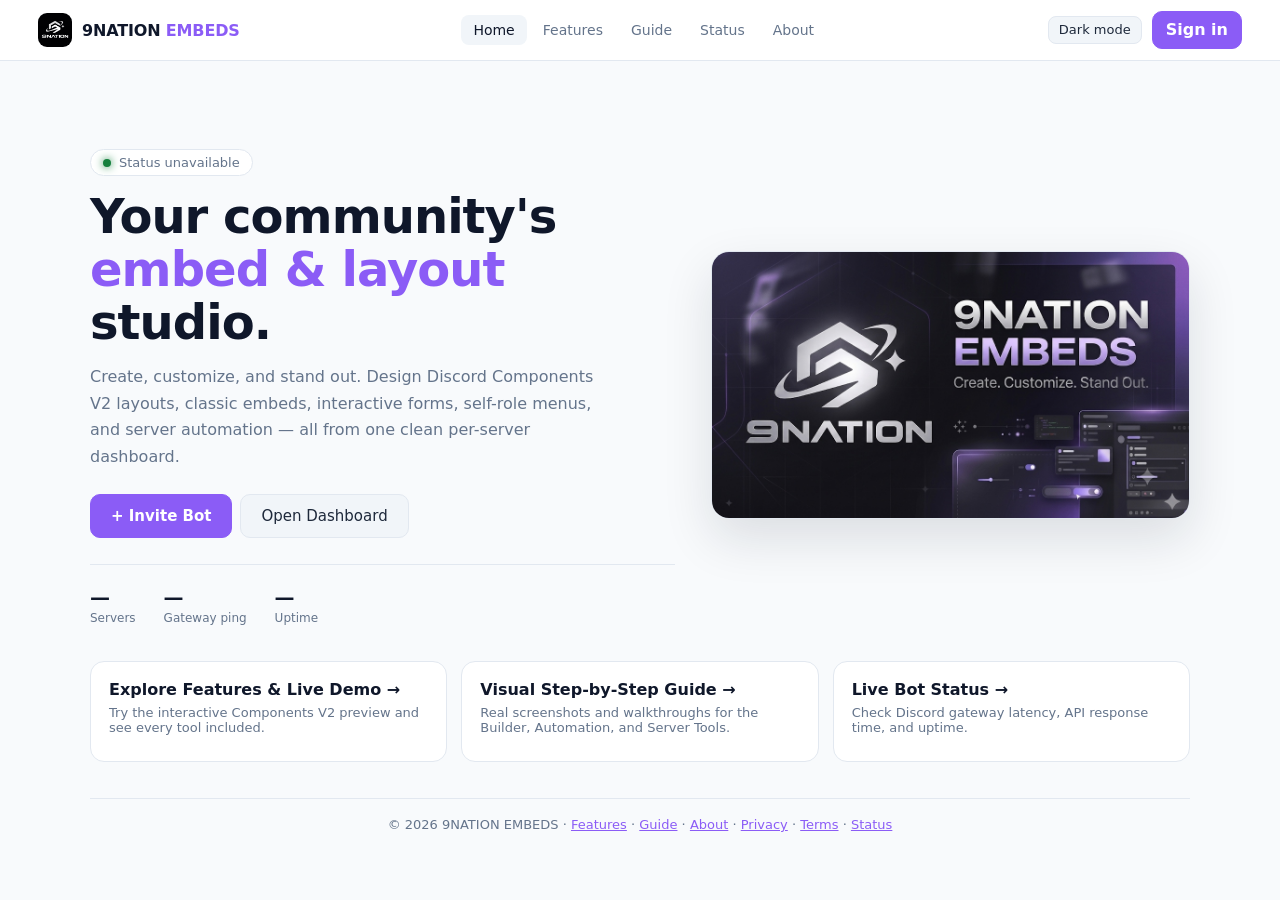
<file: index.html>
<!DOCTYPE html>
<html lang="en">
<head>
<meta charset="utf-8">
<meta name="viewport" content="width=device-width, initial-scale=1">
<meta http-equiv="Content-Security-Policy" content="default-src 'none'; script-src 'self'; style-src 'self' 'unsafe-inline'; img-src 'self' https:; connect-src https://h5nngnplb6.apps.bot-hosting.cloud; base-uri 'none'; form-action 'none'">
<meta name="theme-color" content="#f8fafc">
<link rel="icon" href="dashboard/logo.jpg">
<title>9NATION EMBEDS — Discord Embed &amp; Layout Studio</title>
<link rel="stylesheet" href="dashboard/styles.css?v=44">
</head>
<body>
<header class="nav">
  <div class="nav-in">
    <a class="brand" href="./"><img src="dashboard/logo.jpg" alt="9NATION" class="logo"><span>9NATION <b>EMBEDS</b></span></a>
    <nav class="nav-links">
      <a href="./" class="on">Home</a>
      <a href="features.html">Features</a>
      <a href="guide.html">Guide</a>
      <a href="dashboard/status.html">Status</a>
      <a href="dashboard/about.html">About</a>
    </nav>
    <div class="nav-right">
      <button type="button" id="landThemeBtn" class="small" title="Toggle Light/Dark theme">Dark mode</button>
      <a href="dashboard/" style="text-decoration:none"><button class="primary" type="button">Sign in</button></a>
    </div>
  </div>
</header>

<main class="wrap" style="max-width:1140px;padding:24px 20px;min-height:calc(100vh - 61px);display:flex;flex-direction:column;justify-content:center">
  <section class="hero" style="padding:20px 0 28px">
    <div class="hero-left">
      <div id="livePill" class="pill"><span class="pdot"></span><span id="liveText">Checking bot status...</span></div>
      <h1 class="hero-title">Your community's <span>embed &amp; layout</span> studio.</h1>
      <p class="muted" style="font-size:16px;line-height:1.65;max-width:520px;margin:0 0 24px">
        Create, customize, and stand out. Design Discord Components V2 layouts, classic embeds, interactive forms, self-role menus, and server automation — all from one clean per-server dashboard.
      </p>
      <div class="btnrow">
        <a href="https://h5nngnplb6.apps.bot-hosting.cloud/invite" target="_blank" rel="noopener" style="text-decoration:none"><button class="primary" type="button" style="padding:12px 20px;font-size:15px">+ Invite Bot</button></a>
        <a href="dashboard/" style="text-decoration:none"><button type="button" style="padding:12px 20px;font-size:15px">Open Dashboard</button></a>
      </div>
      <div class="hero-stats">
        <div><b id="stSrv">—</b><span>Servers</span></div>
        <div><b id="stPing">—</b><span>Gateway ping</span></div>
        <div><b id="stUp">—</b><span>Uptime</span></div>
      </div>
    </div>
    <div class="hero-right">
      <img src="embeds/banner.jpg" alt="9NATION EMBEDS" style="width:100%;border-radius:18px;border:1px solid var(--line);box-shadow:0 20px 50px rgba(15,23,42,.12)">
    </div>
  </section>

  <div class="galgrid" style="grid-template-columns:repeat(auto-fit,minmax(260px,1fr));gap:14px;margin-top:8px">
    <a href="features.html" style="text-decoration:none;color:inherit">
      <div class="bcard" style="background:var(--panel);padding:18px;height:100%">
        <b style="font-size:16px;color:var(--ink)">Explore Features &amp; Live Demo &rarr;</b>
        <p class="muted" style="margin:6px 0 0">Try the interactive Components V2 preview and see every tool included.</p>
      </div>
    </a>
    <a href="guide.html" style="text-decoration:none;color:inherit">
      <div class="bcard" style="background:var(--panel);padding:18px;height:100%">
        <b style="font-size:16px;color:var(--ink)">Visual Step-by-Step Guide &rarr;</b>
        <p class="muted" style="margin:6px 0 0">Real screenshots and walkthroughs for the Builder, Automation, and Server Tools.</p>
      </div>
    </a>
    <a href="dashboard/status.html" style="text-decoration:none;color:inherit">
      <div class="bcard" style="background:var(--panel);padding:18px;height:100%">
        <b style="font-size:16px;color:var(--ink)">Live Bot Status &rarr;</b>
        <p class="muted" style="margin:6px 0 0">Check Discord gateway latency, API response time, and uptime.</p>
      </div>
    </a>
  </div>

  <footer class="muted" style="text-align:center;margin-top:36px;padding-top:18px;border-top:1px solid var(--line);font-size:13px">
    &copy; 2026 9NATION EMBEDS &middot;
    <a href="features.html">Features</a> &middot;
    <a href="guide.html">Guide</a> &middot;
    <a href="dashboard/about.html">About</a> &middot;
    <a href="dashboard/privacy.html">Privacy</a> &middot;
    <a href="dashboard/terms.html">Terms</a> &middot;
    <a href="dashboard/status.html">Status</a>
  </footer>
</main>
<script src="landing.js?v=44"></script>
</body>
</html>
</file>
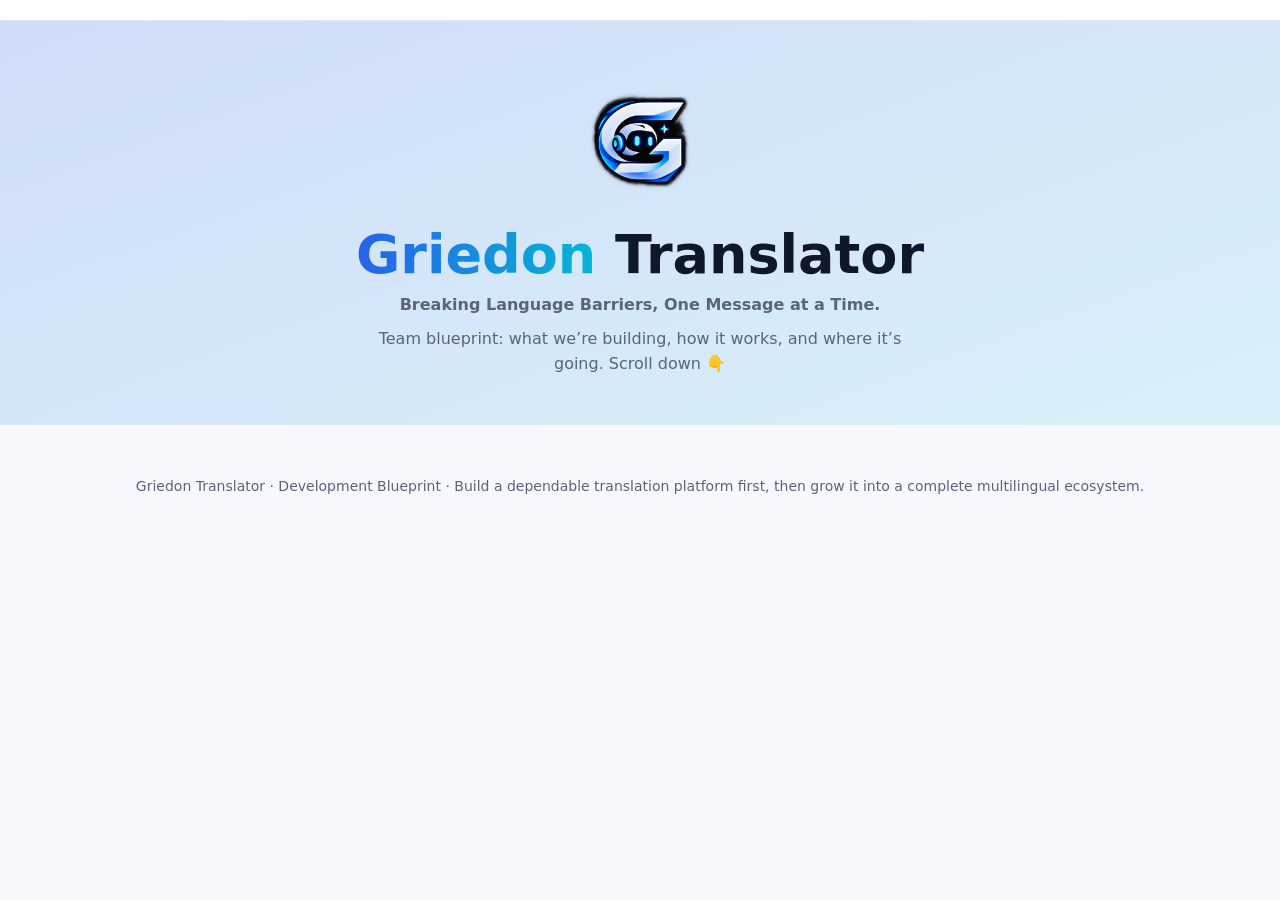
<file: griedon-blueprint.html>
<!DOCTYPE html><html lang="en"><head><meta charset="utf-8"><title>Griedon Translator — Team Blueprint</title>
<meta name="viewport" content="width=device-width, initial-scale=1, viewport-fit=cover">
<style>
:root{--bg:#f6f8fd;--card:#fff;--tx:#0f172a;--mu:#5b6478;--ac:#2563eb;--ac2:#06b6d4;--bd:#e2e8f0;--new:#7c3aed;box-sizing:border-box;padding-top:env(safe-area-inset-top,0px);padding-bottom:env(safe-area-inset-bottom,0px)}
@media(prefers-color-scheme:dark){:root:not([data-theme="light"]){--bg:#0a1020;--card:#121a2e;--tx:#e8eefc;--mu:#93a0bd;--bd:#1f2b47;--ac:#60a5fa;--new:#a78bfa;color-scheme:dark}}
:root[data-theme="dark"]{--bg:#0a1020;--card:#121a2e;--tx:#e8eefc;--mu:#93a0bd;--bd:#1f2b47;--ac:#60a5fa;--new:#a78bfa;color-scheme:dark}
html{scroll-behavior:smooth;scroll-padding-top:70px}*{box-sizing:border-box}
body{margin:0;background:var(--bg);color:var(--tx);font:16px/1.6 system-ui,-apple-system,Segoe UI,Roboto,sans-serif}
nav{position:sticky;top:env(safe-area-inset-top,0px);z-index:5;background:var(--card);border-bottom:1px solid var(--bd);display:flex;gap:6px;overflow-x:auto;padding:10px 12px}
nav a{white-space:nowrap;color:var(--mu);text-decoration:none;font-size:14px;padding:4px 10px;border-radius:99px}nav a:hover{background:var(--bd);color:var(--tx)}
.hero{text-align:center;padding:56px 20px 40px;background:linear-gradient(160deg,rgba(37,99,235,.18),rgba(6,182,212,.12))}
.hero img{width:130px;height:130px;object-fit:contain}
h1{font-size:clamp(32px,7vw,54px);margin:10px 0 6px;line-height:1.1}
.grad{background:linear-gradient(90deg,var(--ac),var(--ac2));-webkit-background-clip:text;background-clip:text;color:transparent}
.hero p{color:var(--mu);max-width:560px;margin:8px auto}
section{max-width:960px;margin:0 auto;padding:44px 18px 8px}
h2{font-size:28px;margin:0 0 6px}.sub{color:var(--mu);margin:0 0 20px}
.grid{display:grid;grid-template-columns:repeat(auto-fit,minmax(250px,1fr));gap:14px}
.c{background:var(--card);border:1px solid var(--bd);border-radius:14px;padding:16px}
.c h3{margin:0 0 6px;font-size:17px}.c p,.c li{color:var(--mu);font-size:14.5px;margin:4px 0}.c ul{padding-left:18px;margin:6px 0 0}
code{background:var(--bd);padding:1px 6px;border-radius:6px;font-size:13px;color:var(--tx)}
.tag{display:inline-block;font-size:11px;font-weight:700;padding:2px 8px;border-radius:99px;background:var(--ac);color:#fff;margin-left:6px;vertical-align:middle}
.tag.n{background:var(--new)}
.note{border-left:4px solid var(--ac2);background:var(--card);padding:12px 16px;border-radius:8px;margin:16px 0;color:var(--mu);font-size:14.5px}
.tl{border-left:3px solid var(--ac);margin-left:8px;padding-left:18px}.tl div{margin-bottom:16px}.tl b{display:block}.tl span{color:var(--mu);font-size:14px}
.scroll{overflow-x:auto}table{border-collapse:collapse;width:100%;font-size:14px}th,td{border:1px solid var(--bd);padding:8px 10px;text-align:left}th{background:var(--card)}
footer{text-align:center;color:var(--mu);padding:50px 18px 40px;font-size:14px}
</style></head><body>
<nav id="nav"></nav>
<header class="hero"><img src="[data-uri]" alt="Griedon logo"><h1><span class="grad">Griedon</span> Translator</h1>
<p><b>Breaking Language Barriers, One Message at a Time.</b></p><p>Team blueprint: what we’re building, how it works, and where it’s going. Scroll down 👇</p></header>
<main id="m"></main>
<footer>Griedon Translator · Development Blueprint · Build a dependable translation platform first, then grow it into a complete multilingual ecosystem.</footer>
<script>
const S=[];
const card=(t,p,l,tag)=>`<div class="c"><h3>${t}${tag?`<span class="tag ${tag=='NEW'?'n':''}">${tag}</span>`:''}</h3>${p?`<p>${p}</p>`:''}${l?`<ul>${l.map(x=>`<li>${x}</li>`).join('')}</ul>`:''}</div>`;
const sec=(id,t,sub,body)=>S.push({id,t,h:`<section id="${id}"><h2>${t}</h2><p class="sub">${sub}</p>${body}</section>`});
const grid=a=>`<div class="grid">${a.join('')}</div>`;
const note=t=>`<div class="note">${t}</div>`;

sec('vision','Vision','Make international Discord communities talk naturally, with no language barrier.',grid([
card('⚡ Automatic','Translate messages in configured channels and roles.',['Flag-reaction translation','Auto language detection','Edits & deletions stay in sync','Many target languages at once']),
card('🛠️ Manual','Translate on demand from slash commands.',['Text, replies, messages, embeds','Images, documents, voice','Detect languages','AI explains words & phrases']),
card('🎯 Goal','Easy for normal members, powerful for admins.',['Simple commands','Full web dashboard','Privacy-first','Optional AI — never required'])]));

sec('commands','Commands','Grouped into logical categories so members never feel lost.',grid([
card('Basic translation',null,['<code>/translate</code> text · <code>to</code> · <code>from</code> · <code>style</code>','<code>/detect</code> <code>/languages</code>','<code>/translate-reply</code> <code>/translate-message</code>','<code>/translate-image</code> <code>/translate-file</code>','<code>/translate-embed</code> <code>/translate-bulk</code>','<code>/explain</code> <code>/correct</code> <code>/rewrite</code>']),
card('Personal settings','Stored separately for every user.',['<code>/mylanguage</code> <code>/language-profile</code>','<code>/autotranslate-me</code>','<code>/translation-preferences</code>','<code>/enable-translation</code> · <code>/disable-translation</code>','<code>/translation-history</code> <code>/reset-language</code>']),
card('Info & config',null,['<code>/stats</code> <code>/serverstats</code> <code>/userstats</code> <code>/leaderboard</code>','<code>/about</code> <code>/help</code> <code>/ping</code> <code>/invite</code> <code>/support</code>','<code>/setup</code> <code>/config view|edit|reset</code> <code>/permissions</code>'])])+
note('Styles for <code>/translate</code>: Natural, Formal, Casual, Professional, Literal. Server config is always separate from personal config.'));

sec('personal','Personal language settings','Every member can tune Griedon to themselves.',grid([
card('What they can set',null,['Preferred + secondary language','Auto-detect on/off','Translation style','Show original / translated','Flag reactions on/off','Auto-translate on/off','Excluded channels & users','Preferred engine'])])+
note('<b>Important Discord limit:</b> a bot can’t silently show a different translation to each viewer of one shared message. So Griedon uses individual replies, ephemeral (only-you) responses, user-installable app interactions and personal commands. Role translation follows the same rule.'));

sec('auto','Automatic translation','<code>/autotranslate</code> — setup · add · list · edit · remove · pause · resume · test · settings · reset',grid([
card('Per-mapping options',null,['Source & destination channel','Source/target language + auto-detect','Style, webhook or bot reply','Show original or not','Deletion behavior','Mentions, emoji, attachments, bots','Ignored roles / users / channels']),
card('Example','<code>#general-en</code> ⇄ <code>#general-hi</code> ⇄ <code>#general-es</code>',['An English post is translated into Hindi and Spanish channels.','Works in reverse too — with loop prevention so nothing translates forever.']),
card('Roles & flags',null,['<code>/translaterole</code> add · remove · list · edit · enable · disable','<code>/flagreaction</code> enable · disable · settings · test','Flag → target language, no duplicates, visible to the requester'])]));

sec('mod','Moderation & safety','Keep translation clean, fair and spam-free.',grid([
card('Controls',null,['<code>/translate-ban</code> add · remove · list · clear','<code>/ignore-channel</code> <code>/ignore-user</code> <code>/ignore-role</code>','<code>/translation-filter</code> <code>/translation-reset</code>']),
card('Protections',null,['Ignore the bot’s own translations','Block command & translation loops','Limit repeated requests','Anti translation-spam'])]));

sec('ai','AI translation','Optional engine for hard cases. Basic translation never depends on it.',grid([
card('<code>/ai</code> commands',null,['translate · explain · correct · rewrite','tone · summarize · detect · compare']),
card('Smarter understanding',null,['Context-aware translation','Slang & Hinglish','Sarcasm & cultural expressions','Tone preservation, formal/casual','Multiple suggestions + meaning explanations'])])+
note('User text is untrusted. It must never override the bot’s instructions or trigger unauthorized actions (prompt-injection protection).'));

sec('media','Images, files & voice','Phase 6–7. Start with uploads before live voice.',grid([
card('Images & documents','PNG · JPG · JPEG · WEBP · TXT · PDF · DOCX',['OCR → detect → translate','Keep paragraphs where possible','Size, time & safety limits','Later: scanned PDFs, tables, subtitles']),
card('Voice','<code>/tts</code> <code>/transcribe</code> <code>/translate-voice</code> <code>/tts-file</code> <code>/voice-settings</code>',['Speech-to-text + translation','Text-to-speech, several voices','Downloadable audio','Live voice-channel: later milestone'])]));

sec('dict','Community dictionary','Teach Griedon your community’s own slang and terms.',grid([
card('Entry fields',null,['Word/phrase, language, meaning','Translation, alternatives, example','Contributor + approval status']),
card('Workflow',null,['Members <code>/dictionary suggest</code>','Moderators approve or reject','Approved entries feed the AI glossary','Also: add · remove · edit · search · list'])]));

sec('perm','Permissions','Discord’s native permissions plus Griedon’s internal roles.',grid([
card('Internal roles',null,['<b>Owner</b> — everything','<b>Administrator</b> — mappings, roles, restrictions, dictionary','<b>Moderator</b> — bans, ignores, approvals, reports','<b>Member</b> — translate, personal settings, suggest, report','<b>Premium Manager</b> — billing only, no server admin']),
card('Discord permissions needed',null,['View Channels, Send Messages (+ in Threads)','Read Message History, Add Reactions','Manage Webhooks, Attach Files','Connect & Speak (voice)'])]));

sec('engine','Engines, formats & sync','Modular adapters; every engine has its own limits and error handling.',grid([
card('5 engines',null,['Standard translation (fast, cheap)','AI translation','OCR','Speech recognition','Text-to-speech']),
card('Fallback',null,['Try selected engine → controlled retry → fallback engine → tell the user','Never silently change language or fake success']),
card('Message styles',null,['Simple · Embed · Webhook (custom name/avatar)','Compact (🇮🇳 …) · Side-by-side table','Admin picks default per channel']),
card('Sync','Every translation links to its source message.',['Edits update translations','Deletes remove them (if enabled)','Handle missing perms & deleted copies','No duplicate delivery'])]));

sec('dash','Web dashboard','Admins manage everything without memorizing commands. Login with Discord OAuth2.',grid(
['Overview','Auto Translation','Personal Languages (aggregate, private)','Moderation','Community Dictionary','AI Settings','Statistics','Premium','Logs'].map((x,i)=>card((i+1)+'. '+x))))); 

sec('tech','Architecture & security','Bot, dashboard and workers are separate modules so we can scale.',grid([
card('Stack',null,['TypeScript + Node.js + discord.js','PostgreSQL + Prisma/Drizzle, Redis cache','Job queue + temporary object storage','Next.js + Tailwind dashboard, Docker']),
card('Core tables',null,['users · guilds · channel_mappings · role_mappings','translation_history · translated_messages','dictionary_entries · translation_bans · usage_limits','Store minimum text; retention + delete controls']),
card('Security rules',null,['Keys only on server','Validate every input & upload; never execute files','Rate-limit + Discord rate-limit handling','Authorize every dashboard request','Log config changes; delete-my-data option'])]));

sec('plans','Free, Premium & Pro AI','Exact prices after we measure real API + server cost. Never promise “unlimited” AI.',
`<div class="scroll"><table><tr><th>Free</th><th>Premium</th><th>Pro AI</th></tr><tr><td>Manual translation, basic auto, detection, flag reactions, personal settings, basic mappings & stats, dictionary</td><td>Higher quotas, more mappings & role mappings, advanced formatting & stats, custom embeds, bigger files</td><td>Context AI, slang, OCR, documents, voice transcription, AI TTS, explanations, high AI quota</td></tr></table></div>`);

sec('road','Roadmap','Reliable core first. Fancy features are modular upgrades.',`<div class="tl">${[
['Phase 1 · Core bot (P0)','/translate, /detect, /languages, engine, permissions, database'],
['Phase 2 · Automatic translation (P0)','Mappings, flags, roles, sync, loop prevention, formatting'],
['Phase 3 · Personal translation (P1)','Preferences, personal replies, history, exclusions'],
['Phase 4 · Dashboard (P1)','OAuth2, channels, languages, moderation, dictionary, stats'],
['Phase 5 · AI translation (P1)','Context, slang, tone, grammar, explanations, glossary'],
['Phase 6 · Images & documents (P2)','OCR, PDF/DOCX/TXT, limits'],
['Phase 7 · Voice (P2)','Audio upload, STT, TTS, voice channels'],
['Phase 8 · Community dictionary (P2)','Submissions, approvals, search'],
['Phase 9 · Launch prep (P0)','Load & security tests, monitoring, docs, support server, privacy policy, ToS, backups']
].map(a=>`<div><b>${a[0]}</b><span>${a[1]}</span></div>`).join('')}</div>`);

sec('new','Bonus ideas for Griedon','Extra features we plan to add to make Griedon stand out.',grid([
['Right-click “Translate”','Message context-menu app command — one tap, no typing.'],
['Do-not-translate list','Protect names, brands, code blocks, URLs, emoji and mentions from being changed.'],
['Transliteration','Hinglish / romanized text ⇄ native script (e.g. Hindi in Latin letters).'],
['Catch-up summary','“Summarize what I missed” in my own language for long channels.'],
['Announcement broadcast','Post once; Griedon sends it to every language channel.'],
['Reply & thread mirroring','Replies stay replies; threads are mirrored across languages.'],
['Language onboarding','New members pick a language with buttons and get the role automatically.'],
['Report bad translation','One-click report button with moderator review queue and feedback loop.'],
['Staff ticket translation','Support tickets translated so staff can help in any language.'],
['Learning mode','Show original + word hints so members learn languages while chatting.'],
['Per-channel glossaries','Gaming, anime, trading… each channel gets its own terms.'],
['Quality & confidence badge','Show when a translation is uncertain and offer alternatives.'],
['Live event captions','Translated captions for stage/voice events.'],
['Data export & delete-me','Members download or erase their data — builds trust.'],
['Status page & public API','Show uptime; let developers integrate Griedon.'],
['Accessibility','Read-aloud, readable fonts and screen-reader-friendly output.']
].map(a=>card(a[0],a[1],null,'NEW'))));

document.getElementById('m').innerHTML=S.map(s=>s.h).join('');
document.getElementById('nav').innerHTML=S.map(s=>`<a href="#${s.id}">${s.t}</a>`).join('');
</script></body></html>
</file>
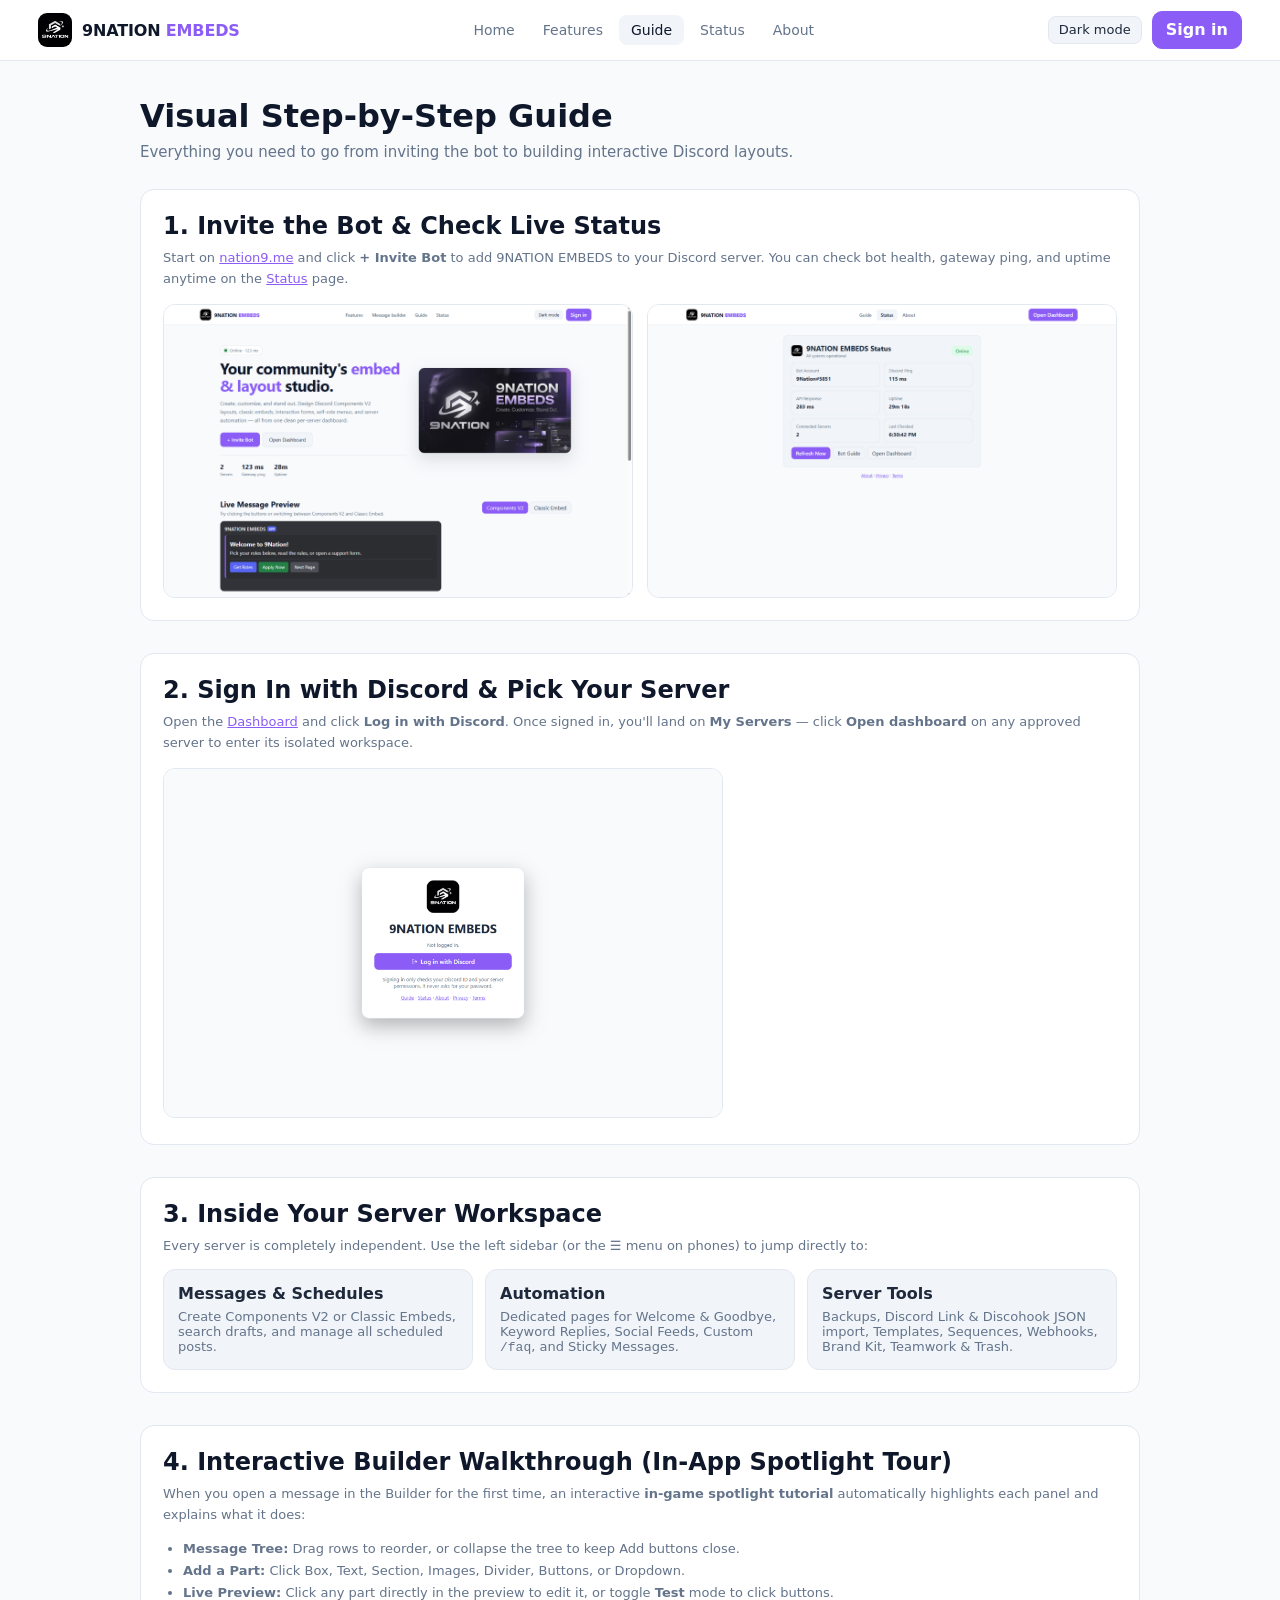
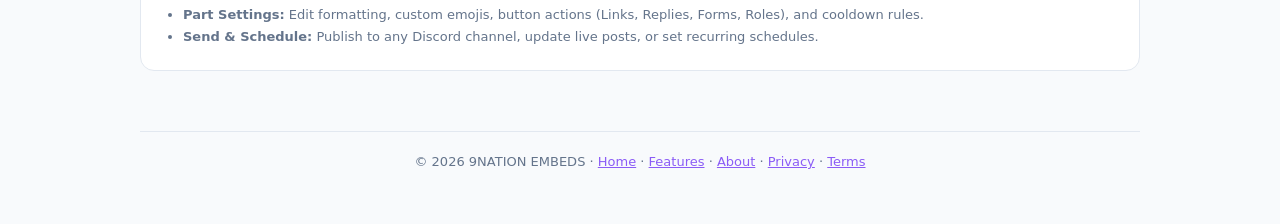
<file: guide.html>
<!DOCTYPE html>
<html lang="en">
<head>
<meta charset="utf-8">
<meta name="viewport" content="width=device-width, initial-scale=1">
<meta http-equiv="Content-Security-Policy" content="default-src 'none'; script-src 'self'; style-src 'self' 'unsafe-inline'; img-src 'self' https:; connect-src https://h5nngnplb6.apps.bot-hosting.cloud; base-uri 'none'; form-action 'none'">
<meta name="theme-color" content="#f8fafc">
<link rel="icon" href="dashboard/logo.jpg">
<title>Visual Guide — 9NATION EMBEDS</title>
<link rel="stylesheet" href="dashboard/styles.css?v=44">
</head>
<body>
<header class="nav">
  <div class="nav-in">
    <a class="brand" href="./"><img src="dashboard/logo.jpg" alt="9NATION" class="logo"><span>9NATION <b>EMBEDS</b></span></a>
    <nav class="nav-links">
      <a href="./">Home</a>
      <a href="features.html">Features</a>
      <a href="guide.html" class="on">Guide</a>
      <a href="dashboard/status.html">Status</a>
      <a href="dashboard/about.html">About</a>
    </nav>
    <div class="nav-right">
      <button type="button" id="landThemeBtn" class="small" title="Toggle Light/Dark theme">Dark mode</button>
      <a href="dashboard/" style="text-decoration:none"><button class="primary" type="button">Sign in</button></a>
    </div>
  </div>
</header>

<main class="wrap" style="max-width:1040px;padding:36px 20px 56px">
  <h1 style="font-size:32px;margin:0 0 8px;color:var(--ink)">Visual Step-by-Step Guide</h1>
  <p class="muted" style="font-size:15px;margin:0 0 28px">Everything you need to go from inviting the bot to building interactive Discord layouts.</p>

  <div style="display:grid;gap:24px">
    <div class="bcard" style="background:var(--panel);padding:22px">
      <h2 style="margin:0 0 8px;color:var(--ink)">1. Invite the Bot &amp; Check Live Status</h2>
      <p class="muted" style="margin:0 0 14px;line-height:1.6">
        Start on <a href="./">nation9.me</a> and click <b>+ Invite Bot</b> to add 9NATION EMBEDS to your Discord server. You can check bot health, gateway ping, and uptime anytime on the <a href="dashboard/status.html">Status</a> page.
      </p>
      <div style="display:grid;grid-template-columns:repeat(auto-fit,minmax(280px,1fr));gap:14px">
        <img src="assets/guide-home.png" alt="9NATION EMBEDS Homepage" style="width:100%;border-radius:12px;border:1px solid var(--line)">
        <img src="assets/guide-status.png" alt="9NATION EMBEDS Live Status" style="width:100%;border-radius:12px;border:1px solid var(--line)">
      </div>
    </div>

    <div class="bcard" style="background:var(--panel);padding:22px">
      <h2 style="margin:0 0 8px;color:var(--ink)">2. Sign In with Discord &amp; Pick Your Server</h2>
      <p class="muted" style="margin:0 0 14px;line-height:1.6">
        Open the <a href="dashboard/">Dashboard</a> and click <b>Log in with Discord</b>. Once signed in, you'll land on <b>My Servers</b> — click <b>Open dashboard</b> on any approved server to enter its isolated workspace.
      </p>
      <img src="assets/guide-login.png" alt="9NATION EMBEDS Discord Sign In" style="width:100%;max-width:560px;border-radius:12px;border:1px solid var(--line)">
    </div>

    <div class="bcard" style="background:var(--panel);padding:22px">
      <h2 style="margin:0 0 8px;color:var(--ink)">3. Inside Your Server Workspace</h2>
      <p class="muted" style="margin:0 0 12px;line-height:1.6">
        Every server is completely independent. Use the left sidebar (or the <b>&#9776;</b> menu on phones) to jump directly to:
      </p>
      <div class="galgrid" style="grid-template-columns:repeat(auto-fit,minmax(220px,1fr))">
        <div class="galcard"><b>Messages &amp; Schedules</b><span class="muted">Create Components V2 or Classic Embeds, search drafts, and manage all scheduled posts.</span></div>
        <div class="galcard"><b>Automation</b><span class="muted">Dedicated pages for Welcome &amp; Goodbye, Keyword Replies, Social Feeds, Custom <code>/faq</code>, and Sticky Messages.</span></div>
        <div class="galcard"><b>Server Tools</b><span class="muted">Backups, Discord Link &amp; Discohook JSON import, Templates, Sequences, Webhooks, Brand Kit, Teamwork &amp; Trash.</span></div>
      </div>
    </div>

    <div class="bcard" style="background:var(--panel);padding:22px">
      <h2 style="margin:0 0 8px;color:var(--ink)">4. Interactive Builder Walkthrough (In-App Spotlight Tour)</h2>
      <p class="muted" style="margin:0 0 12px;line-height:1.6">
        When you open a message in the Builder for the first time, an interactive <b>in-game spotlight tutorial</b> automatically highlights each panel and explains what it does:
      </p>
      <ul class="muted" style="line-height:1.7;margin:0;padding-left:20px">
        <li><b>Message Tree:</b> Drag rows to reorder, or collapse the tree to keep Add buttons close.</li>
        <li><b>Add a Part:</b> Click Box, Text, Section, Images, Divider, Buttons, or Dropdown.</li>
        <li><b>Live Preview:</b> Click any part directly in the preview to edit it, or toggle <b>Test</b> mode to click buttons.</li>
        <li><b>Part Settings:</b> Edit formatting, custom emojis, button actions (Links, Replies, Forms, Roles), and cooldown rules.</li>
        <li><b>Send &amp; Schedule:</b> Publish to any Discord channel, update live posts, or set recurring schedules.</li>
      </ul>
    </div>
  </div>

  <footer class="muted" style="text-align:center;margin-top:52px;padding-top:22px;border-top:1px solid var(--line);font-size:13px">
    &copy; 2026 9NATION EMBEDS &middot;
    <a href="./">Home</a> &middot;
    <a href="features.html">Features</a> &middot;
    <a href="dashboard/about.html">About</a> &middot;
    <a href="dashboard/privacy.html">Privacy</a> &middot;
    <a href="dashboard/terms.html">Terms</a>
  </footer>
</main>
<script src="landing.js?v=44"></script>
</body>
</html>
</file>
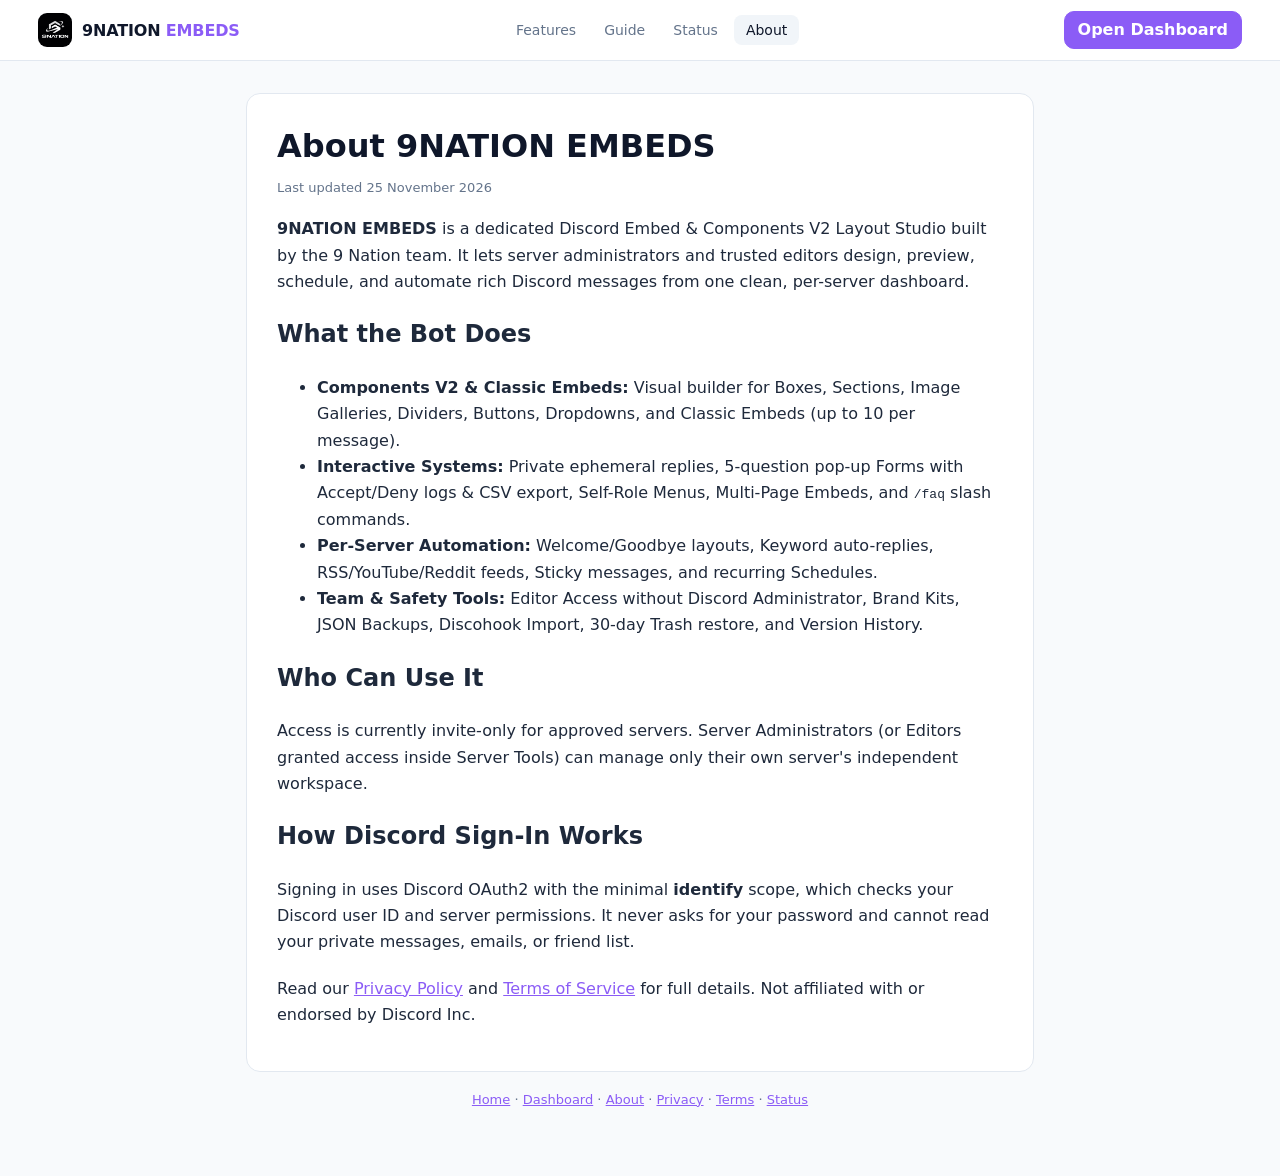
<file: dashboard/about.html>
<!DOCTYPE html>
<html lang="en">
<head>
<meta charset="utf-8">
<meta name="viewport" content="width=device-width, initial-scale=1">
<meta http-equiv="Content-Security-Policy" content="default-src 'none'; style-src 'self' 'unsafe-inline'; img-src 'self'; base-uri 'none'; form-action 'none'">
<meta name="theme-color" content="#f8fafc">
<link rel="icon" href="logo.jpg">
<title>About — 9NATION EMBEDS</title>
<link rel="stylesheet" href="styles.css?v=44">
</head>
<body>
<header class="nav">
  <div class="nav-in">
    <a class="brand" href="../"><img src="logo.jpg" alt="9NATION" class="logo"><span>9NATION <b>EMBEDS</b></span></a>
    <nav class="nav-links">
      <a href="../features.html">Features</a>
      <a href="../guide.html">Guide</a>
      <a href="status.html">Status</a>
      <a href="about.html" class="on">About</a>
    </nav>
    <div class="nav-right">
      <a href="./" style="text-decoration:none"><button class="primary" type="button">Open Dashboard</button></a>
    </div>
  </div>
</header>
<main class="wrap" style="max-width:820px;padding:32px 16px 56px">
  <div class="bcard" style="background:var(--panel);padding:26px 30px;line-height:1.65">
    <h1 style="margin:0 0 4px;color:var(--ink)">About 9NATION EMBEDS</h1>
    <p class="muted" style="margin:0 0 18px">Last updated 25 November 2026</p>
    <p><b>9NATION EMBEDS</b> is a dedicated Discord Embed &amp; Components V2 Layout Studio built by the 9 Nation team. It lets server administrators and trusted editors design, preview, schedule, and automate rich Discord messages from one clean, per-server dashboard.</p>

    <h2>What the Bot Does</h2>
    <ul>
      <li><b>Components V2 &amp; Classic Embeds:</b> Visual builder for Boxes, Sections, Image Galleries, Dividers, Buttons, Dropdowns, and Classic Embeds (up to 10 per message).</li>
      <li><b>Interactive Systems:</b> Private ephemeral replies, 5-question pop-up Forms with Accept/Deny logs &amp; CSV export, Self-Role Menus, Multi-Page Embeds, and <code>/faq</code> slash commands.</li>
      <li><b>Per-Server Automation:</b> Welcome/Goodbye layouts, Keyword auto-replies, RSS/YouTube/Reddit feeds, Sticky messages, and recurring Schedules.</li>
      <li><b>Team &amp; Safety Tools:</b> Editor Access without Discord Administrator, Brand Kits, JSON Backups, Discohook Import, 30-day Trash restore, and Version History.</li>
    </ul>

    <h2>Who Can Use It</h2>
    <p>Access is currently invite-only for approved servers. Server Administrators (or Editors granted access inside Server Tools) can manage only their own server's independent workspace.</p>

    <h2>How Discord Sign-In Works</h2>
    <p>Signing in uses Discord OAuth2 with the minimal <b>identify</b> scope, which checks your Discord user ID and server permissions. It never asks for your password and cannot read your private messages, emails, or friend list.</p>

    <p style="margin-top:20px">Read our <a href="privacy.html">Privacy Policy</a> and <a href="terms.html">Terms of Service</a> for full details. Not affiliated with or endorsed by Discord Inc.</p>
  </div>
  <p class="muted" style="text-align:center;margin-top:20px"><a href="../">Home</a> &middot; <a href="./">Dashboard</a> &middot; <a href="about.html">About</a> &middot; <a href="privacy.html">Privacy</a> &middot; <a href="terms.html">Terms</a> &middot; <a href="status.html">Status</a></p>
</main>
</body>
</html>
</file>
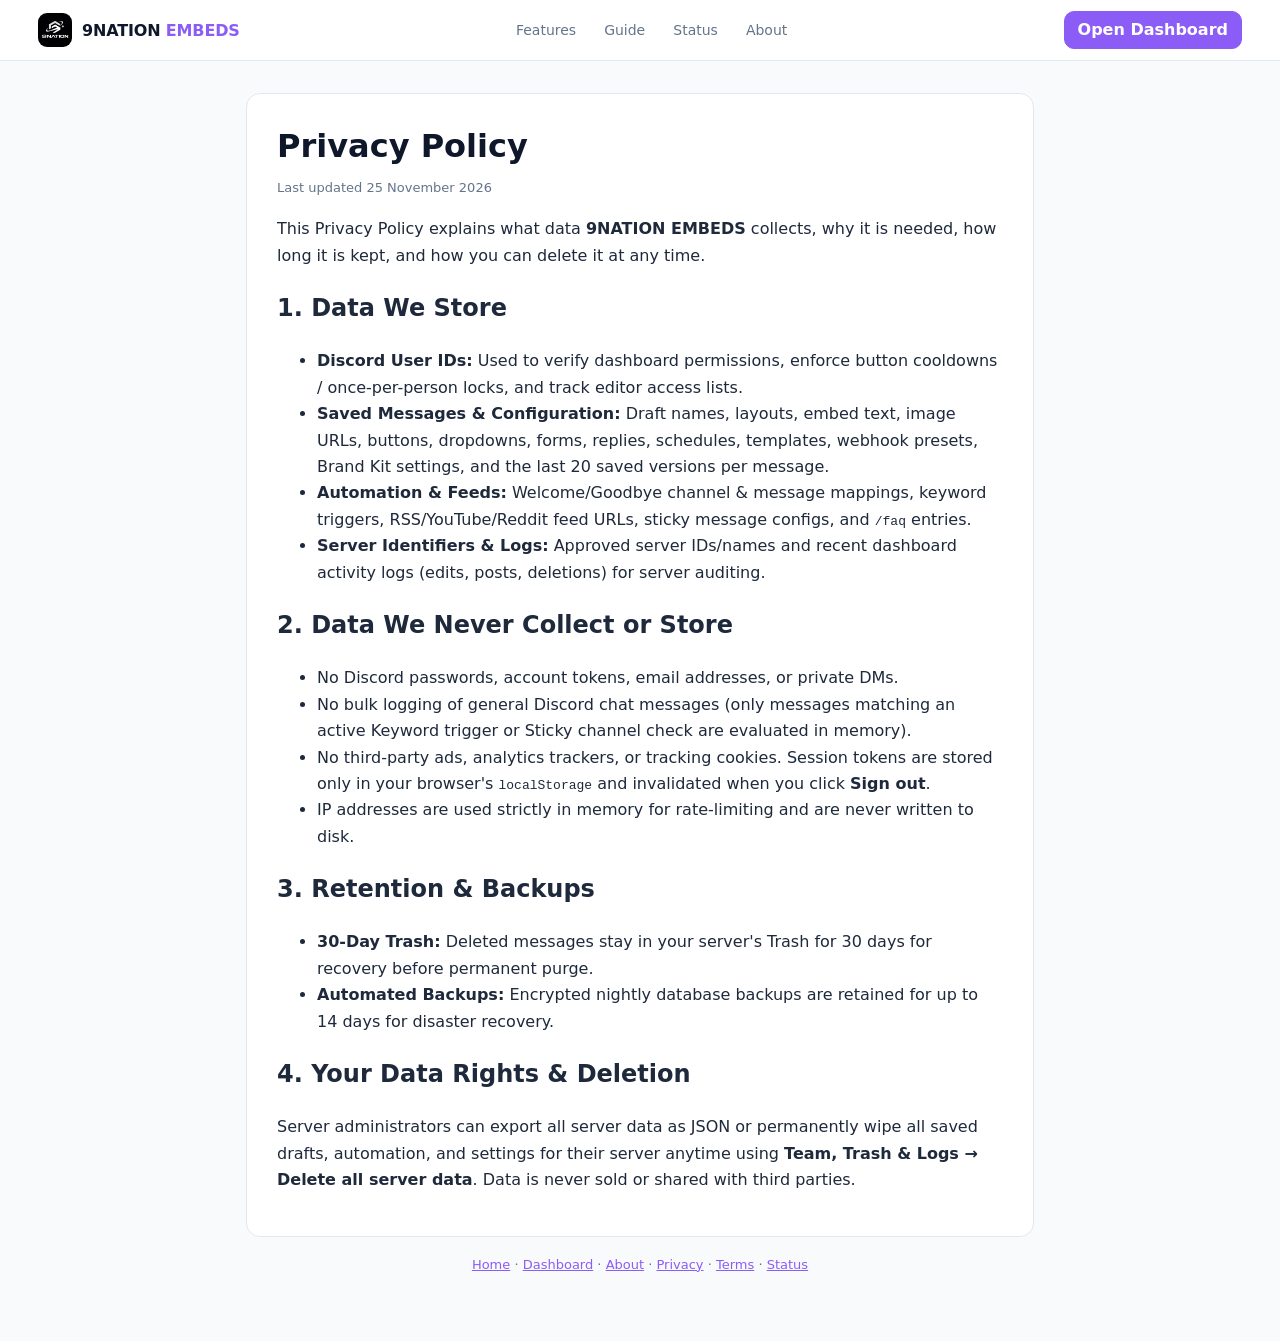
<file: dashboard/privacy.html>
<!DOCTYPE html>
<html lang="en">
<head>
<meta charset="utf-8">
<meta name="viewport" content="width=device-width, initial-scale=1">
<meta http-equiv="Content-Security-Policy" content="default-src 'none'; style-src 'self' 'unsafe-inline'; img-src 'self'; base-uri 'none'; form-action 'none'">
<meta name="theme-color" content="#f8fafc">
<link rel="icon" href="logo.jpg">
<title>Privacy Policy — 9NATION EMBEDS</title>
<link rel="stylesheet" href="styles.css?v=44">
</head>
<body>
<header class="nav">
  <div class="nav-in">
    <a class="brand" href="../"><img src="logo.jpg" alt="9NATION" class="logo"><span>9NATION <b>EMBEDS</b></span></a>
    <nav class="nav-links">
      <a href="../features.html">Features</a>
      <a href="../guide.html">Guide</a>
      <a href="status.html">Status</a>
      <a href="about.html">About</a>
    </nav>
    <div class="nav-right">
      <a href="./" style="text-decoration:none"><button class="primary" type="button">Open Dashboard</button></a>
    </div>
  </div>
</header>
<main class="wrap" style="max-width:820px;padding:32px 16px 56px">
  <div class="bcard" style="background:var(--panel);padding:26px 30px;line-height:1.65">
    <h1 style="margin:0 0 4px;color:var(--ink)">Privacy Policy</h1>
    <p class="muted" style="margin:0 0 18px">Last updated 25 November 2026</p>
    <p>This Privacy Policy explains what data <b>9NATION EMBEDS</b> collects, why it is needed, how long it is kept, and how you can delete it at any time.</p>

    <h2>1. Data We Store</h2>
    <ul>
      <li><b>Discord User IDs:</b> Used to verify dashboard permissions, enforce button cooldowns / once-per-person locks, and track editor access lists.</li>
      <li><b>Saved Messages &amp; Configuration:</b> Draft names, layouts, embed text, image URLs, buttons, dropdowns, forms, replies, schedules, templates, webhook presets, Brand Kit settings, and the last 20 saved versions per message.</li>
      <li><b>Automation &amp; Feeds:</b> Welcome/Goodbye channel &amp; message mappings, keyword triggers, RSS/YouTube/Reddit feed URLs, sticky message configs, and <code>/faq</code> entries.</li>
      <li><b>Server Identifiers &amp; Logs:</b> Approved server IDs/names and recent dashboard activity logs (edits, posts, deletions) for server auditing.</li>
    </ul>

    <h2>2. Data We Never Collect or Store</h2>
    <ul>
      <li>No Discord passwords, account tokens, email addresses, or private DMs.</li>
      <li>No bulk logging of general Discord chat messages (only messages matching an active Keyword trigger or Sticky channel check are evaluated in memory).</li>
      <li>No third-party ads, analytics trackers, or tracking cookies. Session tokens are stored only in your browser's <code>localStorage</code> and invalidated when you click <b>Sign out</b>.</li>
      <li>IP addresses are used strictly in memory for rate-limiting and are never written to disk.</li>
    </ul>

    <h2>3. Retention &amp; Backups</h2>
    <ul>
      <li><b>30-Day Trash:</b> Deleted messages stay in your server's Trash for 30 days for recovery before permanent purge.</li>
      <li><b>Automated Backups:</b> Encrypted nightly database backups are retained for up to 14 days for disaster recovery.</li>
    </ul>

    <h2>4. Your Data Rights &amp; Deletion</h2>
    <p>Server administrators can export all server data as JSON or permanently wipe all saved drafts, automation, and settings for their server anytime using <b>Team, Trash &amp; Logs &rarr; Delete all server data</b>. Data is never sold or shared with third parties.</p>
  </div>
  <p class="muted" style="text-align:center;margin-top:20px"><a href="../">Home</a> &middot; <a href="./">Dashboard</a> &middot; <a href="about.html">About</a> &middot; <a href="privacy.html">Privacy</a> &middot; <a href="terms.html">Terms</a> &middot; <a href="status.html">Status</a></p>
</main>
</body>
</html>
</file>
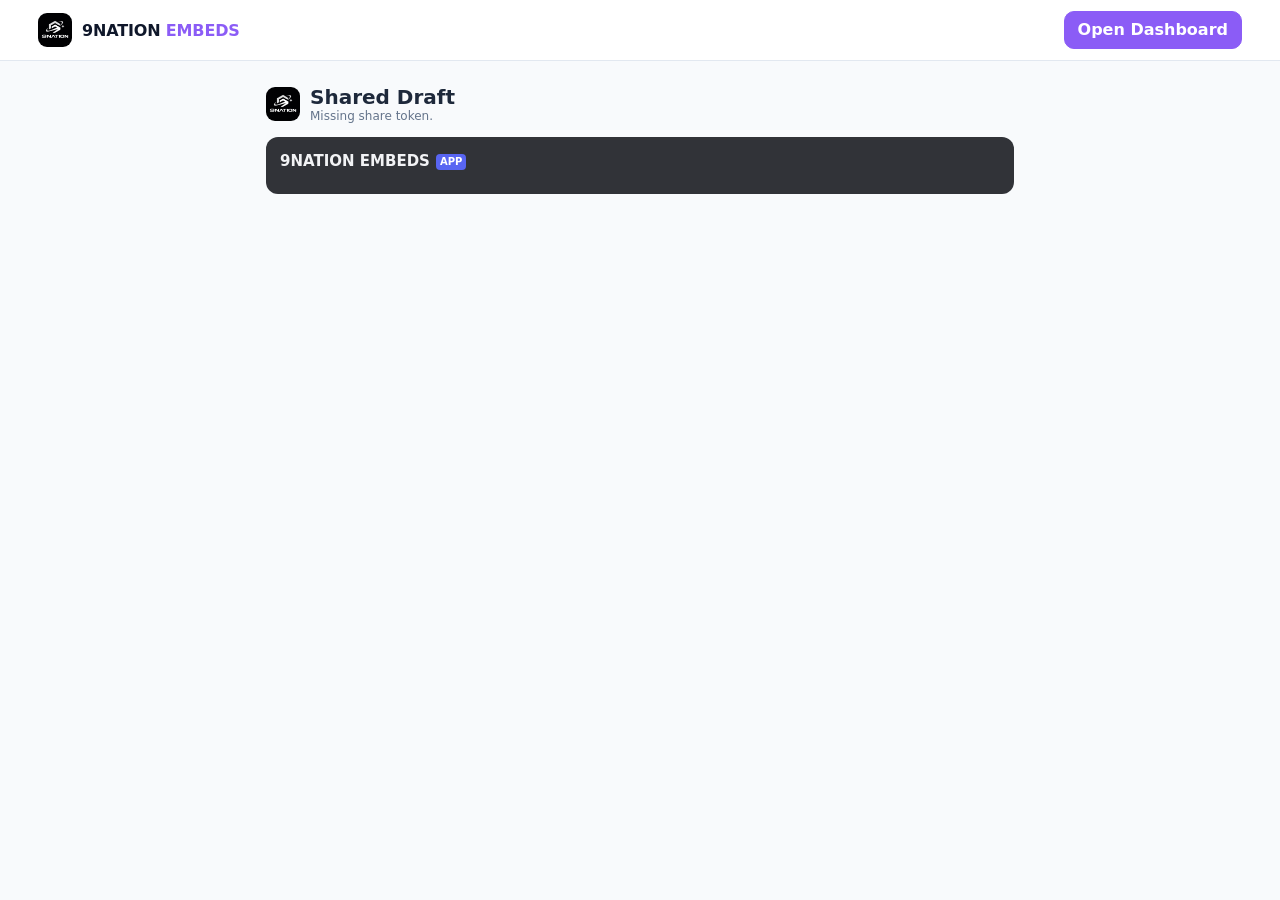
<file: dashboard/share.html>
<!DOCTYPE html>
<html lang="en">
<head>
<meta charset="utf-8">
<meta name="viewport" content="width=device-width, initial-scale=1">
<meta http-equiv="Content-Security-Policy" content="default-src 'none'; script-src 'self'; style-src 'self' 'unsafe-inline'; img-src 'self' https: data:; connect-src https://h5nngnplb6.apps.bot-hosting.cloud; base-uri 'none'; form-action 'none'">
<meta name="theme-color" content="#f8fafc">
<link rel="icon" href="logo.jpg">
<title>Shared Draft — 9NATION EMBEDS</title>
<link rel="stylesheet" href="styles.css?v=39">
</head>
<body>
<header class="nav">
  <div class="nav-in">
    <a class="brand" href="../embeds/"><img src="logo.jpg" alt="9NATION" class="logo"><span>9NATION <b>EMBEDS</b></span></a>
    <div class="nav-right">
      <a href="./" style="text-decoration:none"><button class="primary" type="button">Open Dashboard</button></a>
    </div>
  </div>
</header>
<div class="wrap" style="max-width:780px;padding:24px 16px">
  <div style="display:flex;align-items:center;justify-content:space-between;gap:12px;margin-bottom:14px;flex-wrap:wrap">
    <div style="display:flex;align-items:center;gap:10px">
      <img src="logo.jpg" alt="" class="logo">
      <div><h1 id="shTitle" style="margin:0;font-size:20px">Shared Draft</h1><div id="shSub" class="muted" style="font-size:12px">Loading...</div></div>
    </div>
  </div>
  <div class="discord" id="shBox">
    <div class="msghead"><span>9NATION EMBEDS</span><span class="app">APP</span></div>
    <div id="shPreview"></div>
  </div>
</div>
<script src="share.js?v=27"></script>
</body>
</html>
</file>
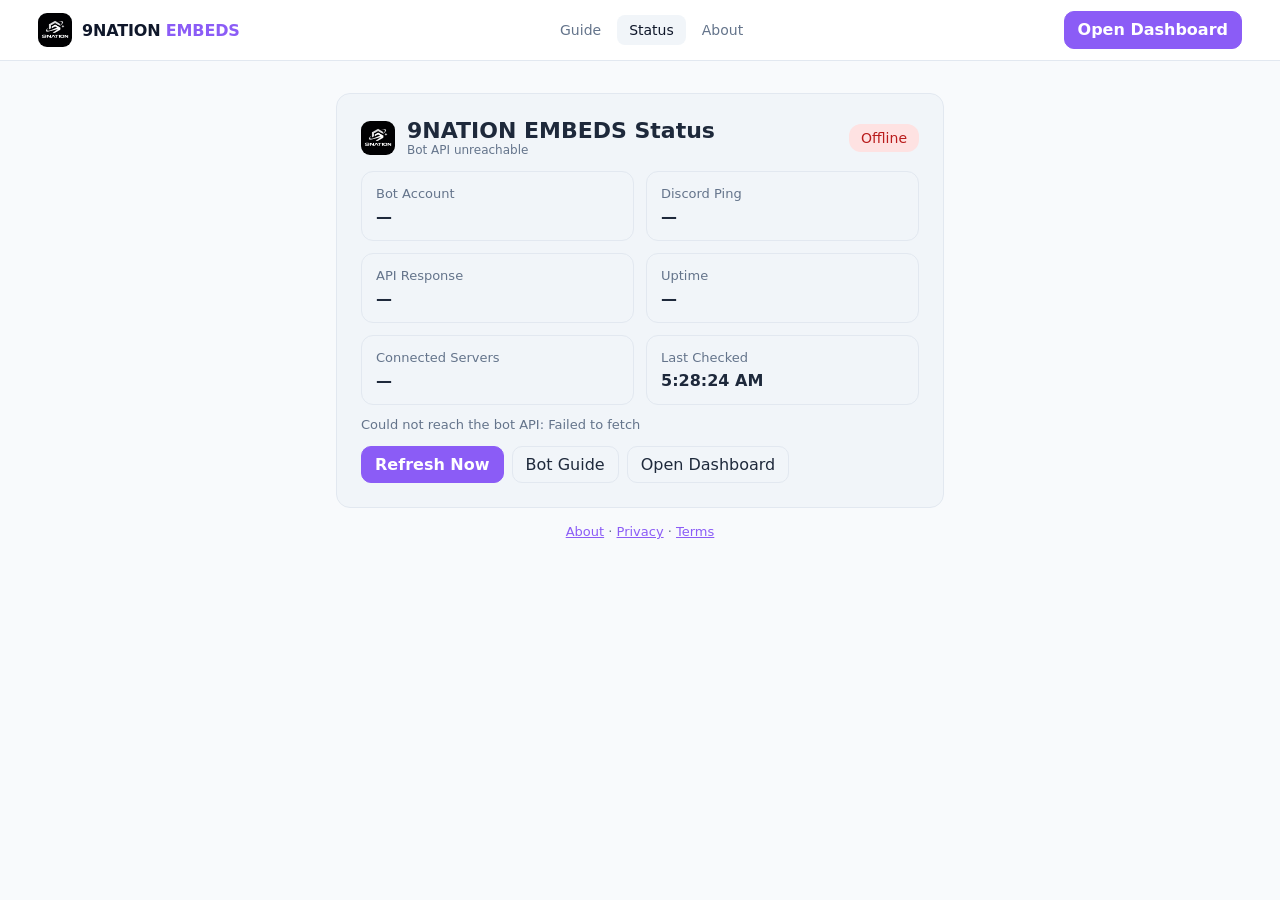
<file: dashboard/status.html>
<!DOCTYPE html>
<html lang="en">
<head>
<meta charset="utf-8">
<meta name="viewport" content="width=device-width, initial-scale=1">
<meta http-equiv="Content-Security-Policy" content="default-src 'none'; script-src 'self'; style-src 'self' 'unsafe-inline'; img-src 'self'; connect-src https://h5nngnplb6.apps.bot-hosting.cloud; base-uri 'none'; form-action 'none'">
<meta name="theme-color" content="#f8fafc">
<link rel="icon" href="logo.jpg">
<title>Status — 9NATION EMBEDS</title>
<link rel="stylesheet" href="styles.css?v=39">
</head>
<body>
<header class="nav">
  <div class="nav-in">
    <a class="brand" href="../embeds/"><img src="logo.jpg" alt="9NATION" class="logo"><span>9NATION <b>EMBEDS</b></span></a>
    <nav class="nav-links">
      <a href="../embeds/">Guide</a>
      <a href="status.html" class="on">Status</a>
      <a href="about.html">About</a>
    </nav>
    <div class="nav-right">
      <a href="./" style="text-decoration:none"><button class="primary" type="button">Open Dashboard</button></a>
    </div>
  </div>
</header>
<div class="wrap" style="max-width:640px;padding:32px 16px">
  <div class="bcard" style="padding:24px">
    <div style="display:flex;align-items:center;justify-content:space-between;gap:12px;flex-wrap:wrap;margin-bottom:14px">
      <div style="display:flex;align-items:center;gap:12px">
        <img src="logo.jpg" alt="" class="logo">
        <div>
          <h1 style="margin:0;font-size:22px">9NATION EMBEDS Status</h1>
          <div id="stSub" class="muted" style="font-size:12px">Checking live health...</div>
        </div>
      </div>
      <span id="stBadge" class="badge" style="font-size:14px;padding:6px 12px">Checking...</span>
    </div>

    <div class="galgrid" style="margin-top:12px">
      <div class="galcard"><small class="muted">Bot Account</small><b id="stBot">—</b></div>
      <div class="galcard"><small class="muted">Discord Ping</small><b id="stPing">—</b></div>
      <div class="galcard"><small class="muted">API Response</small><b id="stApi">—</b></div>
      <div class="galcard"><small class="muted">Uptime</small><b id="stUptime">—</b></div>
      <div class="galcard"><small class="muted">Connected Servers</small><b id="stServers">—</b></div>
      <div class="galcard"><small class="muted">Last Checked</small><b id="stTime">—</b></div>
    </div>

    <p id="stDetail" class="muted" style="margin-top:12px"></p>
    <div class="btnrow" style="margin-top:14px">
      <button id="stRefresh" type="button" class="primary">Refresh Now</button>
      <a href="../embeds/" style="text-decoration:none"><button type="button">Bot Guide</button></a>
      <a href="./" style="text-decoration:none"><button type="button">Open Dashboard</button></a>
    </div>
  </div>
  <p class="muted" style="text-align:center;margin-top:16px">
    <a href="about.html">About</a> &middot; <a href="privacy.html">Privacy</a> &middot; <a href="terms.html">Terms</a>
  </p>
</div>
<script src="status.js?v=19"></script>
</body>
</html>
</file>
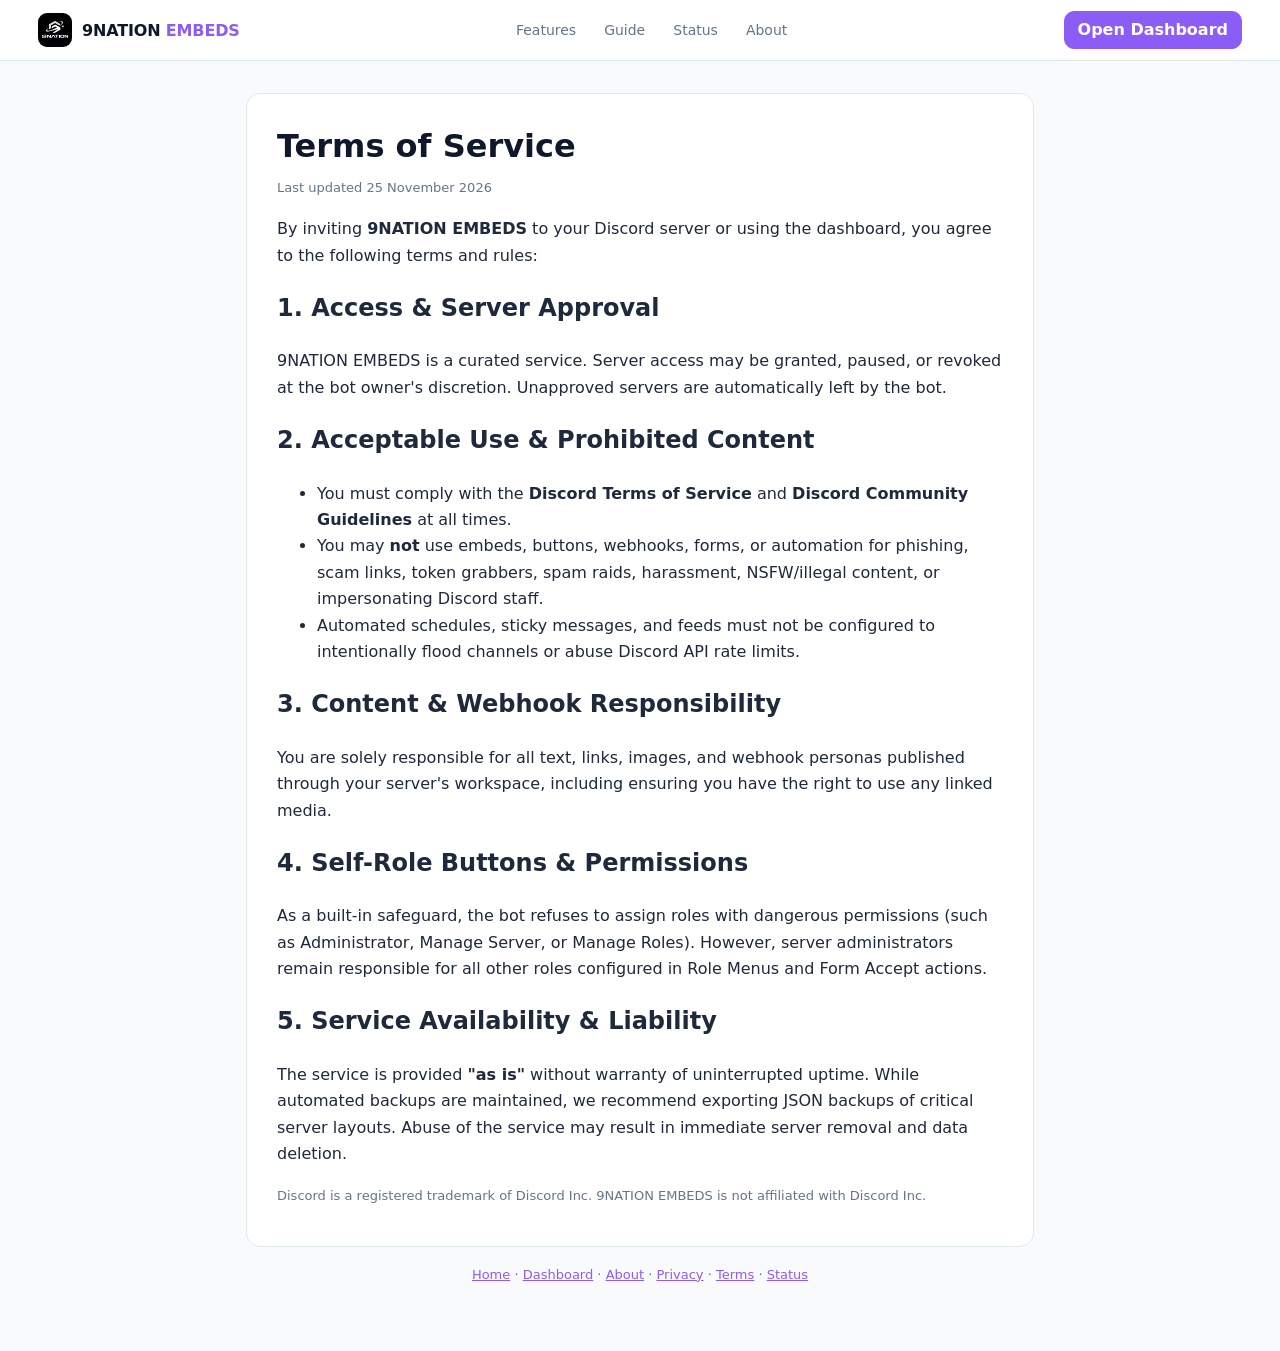
<file: dashboard/terms.html>
<!DOCTYPE html>
<html lang="en">
<head>
<meta charset="utf-8">
<meta name="viewport" content="width=device-width, initial-scale=1">
<meta http-equiv="Content-Security-Policy" content="default-src 'none'; style-src 'self' 'unsafe-inline'; img-src 'self'; base-uri 'none'; form-action 'none'">
<meta name="theme-color" content="#f8fafc">
<link rel="icon" href="logo.jpg">
<title>Terms of Service — 9NATION EMBEDS</title>
<link rel="stylesheet" href="styles.css?v=44">
</head>
<body>
<header class="nav">
  <div class="nav-in">
    <a class="brand" href="../"><img src="logo.jpg" alt="9NATION" class="logo"><span>9NATION <b>EMBEDS</b></span></a>
    <nav class="nav-links">
      <a href="../features.html">Features</a>
      <a href="../guide.html">Guide</a>
      <a href="status.html">Status</a>
      <a href="about.html">About</a>
    </nav>
    <div class="nav-right">
      <a href="./" style="text-decoration:none"><button class="primary" type="button">Open Dashboard</button></a>
    </div>
  </div>
</header>
<main class="wrap" style="max-width:820px;padding:32px 16px 56px">
  <div class="bcard" style="background:var(--panel);padding:26px 30px;line-height:1.65">
    <h1 style="margin:0 0 4px;color:var(--ink)">Terms of Service</h1>
    <p class="muted" style="margin:0 0 18px">Last updated 25 November 2026</p>
    <p>By inviting <b>9NATION EMBEDS</b> to your Discord server or using the dashboard, you agree to the following terms and rules:</p>

    <h2>1. Access &amp; Server Approval</h2>
    <p>9NATION EMBEDS is a curated service. Server access may be granted, paused, or revoked at the bot owner's discretion. Unapproved servers are automatically left by the bot.</p>

    <h2>2. Acceptable Use &amp; Prohibited Content</h2>
    <ul>
      <li>You must comply with the <b>Discord Terms of Service</b> and <b>Discord Community Guidelines</b> at all times.</li>
      <li>You may <b>not</b> use embeds, buttons, webhooks, forms, or automation for phishing, scam links, token grabbers, spam raids, harassment, NSFW/illegal content, or impersonating Discord staff.</li>
      <li>Automated schedules, sticky messages, and feeds must not be configured to intentionally flood channels or abuse Discord API rate limits.</li>
    </ul>

    <h2>3. Content &amp; Webhook Responsibility</h2>
    <p>You are solely responsible for all text, links, images, and webhook personas published through your server's workspace, including ensuring you have the right to use any linked media.</p>

    <h2>4. Self-Role Buttons &amp; Permissions</h2>
    <p>As a built-in safeguard, the bot refuses to assign roles with dangerous permissions (such as Administrator, Manage Server, or Manage Roles). However, server administrators remain responsible for all other roles configured in Role Menus and Form Accept actions.</p>

    <h2>5. Service Availability &amp; Liability</h2>
    <p>The service is provided <b>"as is"</b> without warranty of uninterrupted uptime. While automated backups are maintained, we recommend exporting JSON backups of critical server layouts. Abuse of the service may result in immediate server removal and data deletion.</p>

    <p class="muted" style="margin-top:18px">Discord is a registered trademark of Discord Inc. 9NATION EMBEDS is not affiliated with Discord Inc.</p>
  </div>
  <p class="muted" style="text-align:center;margin-top:20px"><a href="../">Home</a> &middot; <a href="./">Dashboard</a> &middot; <a href="about.html">About</a> &middot; <a href="privacy.html">Privacy</a> &middot; <a href="terms.html">Terms</a> &middot; <a href="status.html">Status</a></p>
</main>
</body>
</html>
</file>
<file: dashboard/styles.css>
:root{
  --bg:#f8fafc;--panel:#ffffff;--panel2:#f1f5f9;--line:#e2e8f0;--text:#1e293b;--muted:#64748b;
  --ink:#0f172a;--cream:#ffffff;--btn-bg:#f1f5f9;--btn-hover:#e2e8f0;--input-bg:#ffffff;
  --accent:#8b5cf6;--accent-ink:#ffffff;--accent-soft:rgba(139,92,246,.12);
  --ok:#15803d;--okbg:#dcfce7;--bad:#b91c1c;--badbg:#fee2e2;--warn:#b45309;--warnbg:#fef3c7;
}
[data-theme="dark"]{
  --bg:#0b0c10;--panel:#13151c;--panel2:#1a1d27;--line:#262a36;--text:#e2e8f0;--muted:#94a3b8;
  --ink:#f8fafc;--cream:#0b0c10;--btn-bg:#1e2230;--btn-hover:#282d40;--input-bg:#0f1117;
  --accent-soft:rgba(139,92,246,.18);
  --ok:#34d399;--okbg:rgba(16,185,129,.15);--bad:#f87171;--badbg:rgba(239,68,68,.15);--warn:#fbbf24;--warnbg:rgba(245,158,11,.15);
}
*{box-sizing:border-box}
body{margin:0;font-family:"Inter","Segoe UI",system-ui,-apple-system,Roboto,sans-serif;background:var(--bg);color:var(--text);-webkit-font-smoothing:antialiased}
a{color:var(--accent)}
.ic{width:18px;height:18px;flex:none;fill:none;stroke:currentColor;stroke-width:1.8;stroke-linecap:round;stroke-linejoin:round}
button{font:inherit;cursor:pointer;border:1px solid var(--line);border-radius:10px;padding:8px 13px;background:var(--btn-bg);color:var(--text);display:inline-flex;align-items:center;gap:6px;line-height:1.2;white-space:nowrap;transition:background .15s,border-color .15s,filter .15s}
button:hover{background:var(--btn-hover)}
button.primary{background:var(--accent);color:var(--accent-ink);border-color:var(--accent);font-weight:600}
button.primary:hover{background:var(--accent);filter:brightness(1.1)}
button.danger{background:var(--badbg);color:var(--bad);border-color:rgba(248,113,113,.35)}
button.danger:hover{filter:brightness(1.08)}
button.small{padding:5px 10px;font-size:13px;border-radius:8px}
button.small .ic{width:16px;height:16px}
button.ib{padding:5px 7px}
button:disabled{opacity:.45;cursor:default}
button:focus-visible,a:focus-visible{outline:2px solid var(--accent);outline-offset:2px}
input,textarea,select{width:100%;background:var(--input-bg);color:var(--text);border:1px solid var(--line);border-radius:10px;padding:9px 11px;font:inherit}
input:focus,textarea:focus,select:focus{outline:2px solid var(--accent);outline-offset:1px;border-color:var(--accent)}
input[type=checkbox]{width:auto;accent-color:var(--accent)}
textarea{min-height:84px;resize:vertical;overflow-y:hidden}
.fmtbar{display:flex;flex-direction:column;gap:5px;margin:6px 0;position:relative}.fmtrow{display:flex;flex-wrap:wrap;align-items:center;gap:5px}
.fmtbar button{padding:4px 8px;min-width:30px;min-height:28px;justify-content:center}
.fmtbar button[data-fmt]{font-family:ui-monospace,SFMono-Regular,Consolas,monospace}
.fmtmore-wrap{position:relative;margin-left:auto}
.fmtmore{position:absolute;right:0;top:calc(100% + 4px);z-index:35;min-width:148px;background:var(--panel);border:1px solid var(--line);border-radius:10px;padding:4px;box-shadow:0 10px 26px rgba(0,0,0,.35);display:flex;flex-direction:column;gap:2px}
.fmtmore button{justify-content:flex-start;background:transparent;border:0;width:100%;padding:6px 10px;font-family:inherit}
.fmtmore button:hover{background:var(--panel2)}
label{display:block;font-size:13px;font-weight:600;color:var(--ink);margin:12px 0 5px}
.hidden{display:none!important}
.center{min-height:100vh;display:grid;place-items:center;padding:16px}
.card{background:var(--panel);border:1px solid var(--line);padding:32px;border-radius:20px;width:min(420px,100%);text-align:center;box-shadow:0 20px 50px rgba(0,0,0,.28)}
.logo{height:34px;width:34px;border-radius:9px;object-fit:cover}
.logo.big{height:84px;width:84px;border-radius:18px;margin-bottom:8px}

/* ----- Modern Top Navbar & Hero ----- */
.nav{position:sticky;top:0;z-index:40;background:var(--panel);border-bottom:1px solid var(--line);backdrop-filter:blur(10px)}
.nav-in{max-width:1240px;margin:0 auto;height:60px;padding:0 18px;display:flex;align-items:center;justify-content:space-between;gap:14px}
.brand{display:inline-flex;align-items:center;gap:10px;text-decoration:none;color:var(--ink);font-size:16px;font-weight:700;letter-spacing:-.01em;flex:none}
.brand b{color:var(--accent)}
.nav-links{display:flex;align-items:center;gap:4px}
.nav-links a{color:var(--muted);text-decoration:none;font-size:14px;font-weight:500;padding:7px 12px;border-radius:8px;display:inline-flex;align-items:center;gap:6px;transition:background .15s,color .15s}
.nav-links a .ic{width:16px;height:16px}
.nav-links a:hover,.nav-links a.on{background:var(--panel2);color:var(--ink)}
.nav-right{display:flex;align-items:center;gap:10px}
.hero{display:grid;grid-template-columns:1.1fr 0.9fr;gap:36px;align-items:center;padding:24px 0}
.hero-title{font-size:clamp(32px,4.2vw,48px);line-height:1.1;margin:14px 0 16px;color:var(--ink);letter-spacing:-.02em}
.hero-title span{color:var(--accent)}
.pill{display:inline-flex;align-items:center;gap:8px;padding:5px 12px;border-radius:999px;background:var(--panel);border:1px solid var(--line);font-size:13px;color:var(--muted)}
.pdot{width:8px;height:8px;border-radius:50%;background:var(--ok);box-shadow:0 0 8px var(--ok)}
.hero-stats{display:flex;gap:28px;margin-top:26px;padding-top:20px;border-top:1px solid var(--line);flex-wrap:wrap}
.hero-stats div{display:flex;flex-direction:column;gap:2px}
.hero-stats b{font-size:20px;color:var(--ink)}
.hero-stats span{font-size:12px;color:var(--muted)}

/* ----- User Menu (Theme + Accent Colour) ----- */
.usermenu{position:relative}
.um-btn{background:var(--panel2);border:1px solid var(--line);padding:5px 10px;border-radius:999px;font-size:13px;font-weight:600;gap:8px}
.um-av{width:24px;height:24px;border-radius:50%;background:var(--accent);color:#fff;display:inline-flex;align-items:center;justify-content:center;font-size:12px;font-weight:700}
.um-drop{position:absolute;right:0;top:calc(100% + 8px);width:248px;background:var(--panel);border:1px solid var(--line);border-radius:14px;padding:12px;box-shadow:0 18px 40px rgba(0,0,0,.4);z-index:70;display:flex;flex-direction:column;gap:10px}
.um-head{font-size:13px;font-weight:600;color:var(--ink);padding-bottom:8px;border-bottom:1px solid var(--line)}
.um-row{display:flex;align-items:center;justify-content:space-between;gap:8px;font-size:13px;color:var(--muted)}
.um-seg{display:inline-flex;background:var(--panel2);border:1px solid var(--line);border-radius:9px;padding:2px;gap:2px}
.um-seg button{border:0;background:transparent;padding:4px 9px;border-radius:7px;font-size:12px;color:var(--muted)}
.um-seg button.on{background:var(--accent);color:#fff}
.um-dots{display:flex;gap:6px;align-items:center}
.um-dot{width:20px;height:20px;min-width:20px;min-height:20px;padding:0;border-radius:50%;border:2px solid transparent;transition:transform .12s,border-color .12s}
.um-dot:hover{transform:scale(1.1)}
.um-dot.on{border-color:var(--ink);transform:scale(1.12)}

/* ----- Dashboard Workspace + Sidebar ----- */
.ws{display:grid;grid-template-columns:252px minmax(0,1fr);max-width:1240px;margin:0 auto;min-height:calc(100vh - 61px)}
.sidebar{border-right:1px solid var(--line);padding:18px 14px;display:flex;flex-direction:column;gap:4px;background:var(--panel)}
.sb-srv{width:100%;justify-content:space-between;background:var(--panel2);border:1px solid var(--line);border-radius:12px;padding:10px 12px;margin-bottom:10px;text-align:left}
.sb-sec{font-size:11px;text-transform:uppercase;letter-spacing:.06em;color:var(--muted);padding:12px 10px 4px;font-weight:600}
.sb-btn{width:100%;justify-content:flex-start;background:transparent;border:0;border-radius:10px;padding:9px 12px;color:var(--muted);font-weight:500;font-size:14px}
.sb-btn:hover{background:var(--panel2);color:var(--ink)}
.sb-btn.on{background:var(--accent-soft);color:var(--accent);font-weight:600}
.sb-foot{margin-top:auto;padding-top:14px;border-top:1px solid var(--line);font-size:12px;color:var(--muted);line-height:1.45}
.ws-main{padding:24px 26px;min-width:0}
.ws-head{display:flex;align-items:flex-start;justify-content:space-between;gap:14px;flex-wrap:wrap;margin-bottom:16px}
.ws-head h1{margin:0;font-size:24px;color:var(--ink);letter-spacing:-.01em}
.ws-head p{margin:4px 0 0;font-size:13px;color:var(--muted)}

.top{position:sticky;top:0;z-index:30;display:flex;align-items:center;gap:8px;padding:10px 14px;background:var(--panel);border-bottom:1px solid var(--line);flex-wrap:wrap}
.top h1{font-size:18px;margin:0;flex:1;min-width:110px}
.wrap{max-width:960px;margin:0 auto;padding:16px}
.wrap h3{margin:18px 0 8px}
.row{display:flex;align-items:center;gap:8px;background:var(--panel);border:1px solid var(--line);padding:12px;border-radius:14px;margin-bottom:8px;flex-wrap:wrap}
.row .grow{flex:1;min-width:150px}
.muted{color:var(--muted);font-size:13px}
.builder{display:grid;grid-template-columns:1fr 340px;gap:12px;padding:12px;align-items:start}
.builder[data-tree="open"]{grid-template-columns:300px 1fr 340px}
.builder:not([data-tree="open"]) .pane-tree{display:none}
#treeBtn.on{background:var(--accent);color:var(--accent-ink);border-color:var(--accent)}
.crumbs{display:flex;flex-wrap:wrap;gap:4px;align-items:center;font-size:13px;color:var(--muted);margin:2px 0 8px}
.crumbs span[data-crumb]{cursor:pointer}
.crumbs span[data-crumb]:hover{text-decoration:underline}
.crumbs b{color:var(--ink)}
.treeEdge{position:fixed;top:50%;left:0;transform:translateY(-50%);z-index:28;width:18px;height:56px;padding:0;justify-content:center;border-radius:0 10px 10px 0;border-left:0;font-size:20px;line-height:1;box-shadow:2px 0 8px rgba(0,0,0,.25)}
.builder[data-tree="open"] ~ .treeEdge{left:312px}
.dotred{width:8px;height:8px;border-radius:50%;background:#e5383b;display:inline-block;flex:none}
#preview [data-bid][data-problem="1"]{position:relative}
#preview [data-bid][data-problem="1"]::after{content:"";position:absolute;top:-4px;right:-4px;width:9px;height:9px;border-radius:50%;background:#e5383b;border:2px solid var(--d-bg)}
#problems.bad{cursor:pointer}
.plist{position:fixed;top:60px;right:12px;z-index:70;width:min(380px,calc(100% - 24px));max-height:60vh;overflow:auto;background:var(--panel);border:1px solid var(--line);border-radius:12px;padding:6px;box-shadow:0 12px 28px rgba(0,0,0,.4)}
.plist button{width:100%;justify-content:flex-start;white-space:normal;text-align:left;margin-bottom:4px}
.col{background:var(--panel);border:1px solid var(--line);border-radius:16px;padding:12px}
#tabs{display:flex;flex-wrap:wrap;gap:6px;margin-bottom:10px}
.node{display:flex;align-items:center;gap:4px;padding:6px;border-radius:10px;border:1px solid var(--line);cursor:pointer;background:var(--panel2);margin-bottom:5px}
.node.sel{border-color:var(--accent);box-shadow:0 0 0 1px var(--accent)}
.node.child{margin-left:18px}
.node .lbl{flex:1;min-width:0;overflow:hidden;text-overflow:ellipsis;white-space:nowrap;font-size:14px;display:flex;align-items:center;gap:6px}
.node .lbl .tx{overflow:hidden;text-overflow:ellipsis}
.node.drop-before{box-shadow:0 -3px 0 var(--accent)}
.node.drop-after{box-shadow:0 3px 0 var(--accent)}
.node.drop-into{outline:2px dashed var(--accent)}
.palette{display:flex;flex-wrap:wrap;gap:6px;margin-top:8px}
.badge{padding:4px 9px;border-radius:12px;font-size:13px}
.badge.ok{background:var(--okbg);color:var(--ok)}
.badge.bad{background:var(--badbg);color:var(--bad);white-space:normal}
.dot{width:7px;height:7px;border-radius:50%;background:#f0b429;display:inline-block}
.pvhead{display:flex;align-items:center;justify-content:space-between;gap:8px;margin-bottom:8px;flex-wrap:wrap}
.seg{display:inline-flex;gap:4px}
.seg button.on{background:var(--accent);color:var(--accent-ink);border-color:var(--accent)}
.bcard{border:1px solid var(--line);background:var(--panel2);border-radius:14px;padding:14px;margin-bottom:8px}
.btnrow{display:flex;gap:8px;flex-wrap:wrap}
.mrow{display:flex;align-items:center;gap:8px;background:var(--panel2);border:1px solid var(--line);padding:8px 10px;border-radius:10px;margin-bottom:6px}
.mrow .grow{flex:1;min-width:0}
.eg{display:flex;flex-wrap:wrap;gap:4px}
.eg button{padding:4px;background:var(--btn-bg)}
.eg img{width:32px;height:32px;display:block}
.overlay{position:fixed;inset:0;background:rgba(0,0,0,.62);backdrop-filter:blur(4px);display:grid;place-items:center;z-index:50;padding:12px}
.modal{background:var(--panel);border:1px solid var(--line);border-radius:18px;padding:20px;width:min(440px,100%);max-height:90vh;overflow:auto;box-shadow:0 24px 60px rgba(0,0,0,.45)}
.modal h2{margin:0 0 6px;color:var(--ink)}
.modal h3{margin:12px 0 6px;color:var(--ink)}
.botbar{display:none;position:fixed;left:0;right:0;bottom:0;z-index:30;background:var(--panel);border-top:1px solid var(--line);padding:6px 8px calc(6px + env(safe-area-inset-bottom));gap:6px}
.botbar button{flex:1;justify-content:center;flex-direction:column;gap:2px;font-size:12px;padding:6px 4px}
.botbar button.on{background:var(--accent);color:var(--accent-ink);border-color:var(--accent)}

/* ----- Discord-style preview ----- */
.discord{--d-bg:#313338;--d-text:#f2f3f5;--d-box:#2b2d31;--d-btn:#4e5058;--d-btnt:#fff;--d-input:#1e1f22;--d-line:#4e5058;--d-muted:#b5bac1;--d-link:#00a8fc;--d-ph:#1e1f22;
  background:var(--d-bg);color:var(--d-text);border-radius:12px;padding:14px;font-size:15px;line-height:1.4}
.discord.light{--d-bg:#ffffff;--d-text:#313338;--d-box:#f2f3f5;--d-btn:#e3e5e8;--d-btnt:#060607;--d-input:#e3e5e8;--d-line:#c7ccd1;--d-muted:#5c5e66;--d-link:#006ce7;--d-ph:#e3e5e8}
.discord .dm{color:var(--d-muted);font-size:13px}
.discord a.dl{color:var(--d-link)}
.discord code{background:var(--d-input);padding:1px 5px;border-radius:4px;font-family:ui-monospace,SFMono-Regular,Consolas,monospace;font-size:.9em}
.discord .spoiler{background:var(--d-input);color:transparent;border-radius:3px;padding:0 2px}
.discord .spoiler:hover{color:inherit}
.msghead{display:flex;gap:6px;align-items:center;margin-bottom:8px;font-weight:600}
.app{background:#5865f2;color:#fff;border-radius:4px;font-size:10px;padding:1px 4px}
.pbox{background:var(--d-box);border-left:4px solid #5865f2;border-radius:6px;padding:12px;margin:6px 0}
.pbox>*:first-child{margin-top:0}
.ptext h1,.ptext h2,.ptext h3{margin:4px 0}
.ptext h1{font-size:22px}
.ptext h2{font-size:18px}
.ptext h3{font-size:16px}
.ptext p{margin:2px 0}
.pdiv{margin:8px 0}
.pdiv.line{border-top:1px solid var(--d-line)}
.pdiv.large{padding:6px 0}
.pimgs{display:grid;gap:4px;margin:6px 0}
.pimgs img{width:100%;border-radius:6px;display:block}
.pbtns{display:flex;flex-wrap:wrap;gap:6px;margin:6px 0}
.pbtn{background:var(--d-btn);color:var(--d-btnt);border-radius:4px;padding:6px 12px;font-size:14px;display:inline-flex;align-items:center;gap:6px}
.pbtn.blue{background:#5865f2;color:#fff}
.pbtn.green{background:#248046;color:#fff}
.pbtn.red{background:#da373c;color:#fff}
.pbtn .emoji{width:18px;height:18px;vertical-align:middle}
.psec{display:flex;gap:12px;align-items:center;margin:6px 0}
.psec-text{flex:1;min-width:0}
.psec-side{flex:none}
.pthumb{width:84px;height:84px;object-fit:cover;border-radius:8px;display:block}
.pthumb.ph{background:var(--d-ph)}
.psel{display:flex;justify-content:space-between;background:var(--d-input);border:1px solid var(--d-line);border-radius:6px;padding:8px 10px;margin:6px 0;color:var(--d-muted);font-size:14px}
.pform{background:var(--d-box);border-radius:10px;padding:16px;margin:6px 0}
.pform h2{margin:0 0 10px;font-size:20px}
.pform .q{font-size:12px;font-weight:700;text-transform:uppercase;color:var(--d-muted);margin:12px 0 4px}
.pform .fake{background:var(--d-input);border-radius:4px;padding:10px;color:var(--d-muted);font-size:14px;min-height:38px}
.pform .fake.tall{min-height:90px}
.pform .foot{display:flex;justify-content:flex-end;margin-top:14px}
.emoji{width:22px;height:22px;vertical-align:-5px}

/* ----- Click a part in the preview to select it ----- */
#preview [data-bid]{cursor:pointer}
#preview [data-bid][data-hover="1"]{outline:2px solid rgba(139,92,246,.5);outline-offset:2px;border-radius:6px}
#preview [data-bid][data-sel="1"]{outline:2px solid var(--accent);outline-offset:2px;border-radius:6px}
#preview .pdiv{min-height:12px}
#discordBox{position:relative}
.floatbar{position:absolute;z-index:20;display:flex;gap:4px;padding:4px;background:var(--panel);border:1px solid var(--line);border-radius:10px;box-shadow:0 6px 18px rgba(0,0,0,.35)}
.addmenu{position:absolute;z-index:21;width:230px;display:flex;flex-wrap:wrap;gap:6px;padding:8px;background:var(--panel);border:1px solid var(--line);border-radius:12px;box-shadow:0 8px 22px rgba(0,0,0,.4)}
.padd{margin:6px 0;padding:6px 10px;border:1px dashed var(--d-line);border-radius:6px;color:var(--d-muted);font-size:13px;cursor:pointer;text-align:center}
.padd:hover{color:var(--d-text);border-color:var(--d-muted)}

/* ----- Classic embeds ----- */
.cmsg{margin:6px 0}
.cembed{background:var(--d-box);border-left:4px solid #5865f2;border-radius:4px;padding:8px 16px 16px 12px;margin:6px 0;max-width:520px}
.cembed .ctop{display:flex;gap:16px}
.cembed .cmain{flex:1;min-width:0}
.cembed .cauthor{display:flex;align-items:center;gap:8px;font-size:14px;font-weight:600;margin-top:8px}
.cembed .cauthor img{width:24px;height:24px;border-radius:50%}
.cembed .ctitle{font-size:16px;font-weight:700;margin-top:8px}
.cembed .ctitle a{color:var(--d-link);text-decoration:none}
.cembed .cdesc{font-size:14px;margin-top:8px}
.cembed .cthumb{width:80px;height:80px;object-fit:cover;border-radius:4px;flex:none}
.cembed .cfields{display:grid;grid-template-columns:repeat(3,1fr);gap:8px;margin-top:8px}
.cembed .cfield{grid-column:1/-1;min-width:0}
.cembed .cfield.inline{grid-column:auto}
.cembed .cfname{font-size:14px;font-weight:700}
.cembed .cfval{font-size:14px;white-space:pre-wrap}
.cembed .cimg{margin-top:12px;max-width:100%;border-radius:4px;display:block}
.cembed .cfoot{display:flex;align-items:center;gap:8px;font-size:12px;color:var(--d-muted);margin-top:8px}
.cembed .cfoot img{width:20px;height:20px;border-radius:50%}

/* ----- Test mode ----- */
.tpanel{margin-top:10px;border:1px dashed var(--d-line);border-radius:10px;padding:12px}
.tpanel .topt{padding:8px 10px;border-radius:6px;cursor:pointer;display:flex;gap:8px;align-items:center;flex-wrap:wrap}
.tpanel .topt:hover{background:var(--d-input)}
.tpanel .tdesc{color:var(--d-muted);font-size:12px;width:100%}
.ttoast{position:fixed;left:50%;bottom:84px;transform:translateX(-50%);z-index:60;background:var(--panel);color:var(--ink);border:1px solid var(--line);padding:10px 16px;border-radius:10px;box-shadow:0 8px 22px rgba(0,0,0,.4);max-width:min(420px,90vw);font-size:14px}
.testing .pbtn,.testing .psel{cursor:pointer}
.testing .pbtn:hover{filter:brightness(1.15)}

/* ----- Responsive layouts ----- */
.mob-only{display:none!important}
.mob-backdrop{display:none;position:fixed;inset:0;top:60px;background:rgba(0,0,0,.45);z-index:55}
.mob-backdrop.open{display:block}
@media(max-width:860px){
  .mob-only{display:inline-flex!important}
  .nav-in{padding:0 12px;gap:8px}
  .brand{font-size:14px;gap:8px}
  .brand .logo{width:28px;height:28px}
  #umName{max-width:100px;overflow:hidden;text-overflow:ellipsis;white-space:nowrap}
  .um-drop{width:min(260px,calc(100vw - 24px))}
  .hero{grid-template-columns:1fr;gap:22px;padding:12px 0}
  .hero-stats{display:grid;grid-template-columns:repeat(3,1fr);gap:12px;margin-top:20px}
  .ws{grid-template-columns:1fr;min-height:auto}
  .sidebar{position:fixed;top:60px;left:0;bottom:0;width:min(280px,82vw);z-index:65;background:var(--panel);border-right:1px solid var(--line);padding:16px 14px;display:flex;flex-direction:column;gap:4px;overflow-y:auto;transform:translateX(-105%);transition:transform .22s ease;box-shadow:8px 0 28px rgba(0,0,0,.18)}
  .sidebar.mob-open{transform:translateX(0)}
  .ws-main{padding:16px 12px}
  .nav-links{display:none}
}
@media(max-width:600px){
  .srv-hero{padding:14px;gap:10px;margin-bottom:14px}
  .srv-hero-left{gap:12px;width:100%}
  .srv-hero-av{width:42px;height:42px;font-size:16px}
  #srvHeroTitle{font-size:19px!important}
  .srv-hero .info-bar{padding:5px 9px;font-size:12px;margin:4px 0 0!important}
  .srv-hero .btnrow{width:100%;gap:6px}
  .srv-hero .btnrow button{padding:6px 10px;font-size:13px}
  .srv-cards{grid-template-columns:1fr}
  .ws-head{gap:10px}
  .ws-head h1,.ws-head h2{font-size:20px}
  #hubSrvSearch,#adminSearch{max-width:none!important;width:100%}
  .admin-stats{grid-template-columns:repeat(2,1fr)}
  .bcard{padding:13px}
  .modal{padding:16px;border-radius:16px}
  .info-bar,.warn-bar{font-size:12.5px;padding:8px 10px}
}
@media(max-width:900px){
  .treeEdge{display:none}
  .builder{display:block;padding:10px 10px 90px}
  .builder:not([data-tree="open"]) .pane-tree{display:block}
  .treeToggle{display:none}
  .pane-tree,.pane-settings{position:fixed;left:0;right:0;bottom:calc(62px + env(safe-area-inset-bottom));max-height:72vh;overflow:auto;z-index:25;border-radius:20px 20px 0 0;box-shadow:0 -12px 30px rgba(0,0,0,.4);transform:translateY(120%);visibility:hidden;transition:transform .22s ease}
  .builder[data-pane="tree"] .pane-tree,.builder[data-pane="settings"] .pane-settings{transform:none;visibility:visible}
  .botbar{display:flex}
  .tb .t{display:none}
  .top{padding:8px 10px}
  #nameInput{flex:1 1 140px;max-width:none!important}
  #guildSel{max-width:100%!important}
}

/* ----- Library ----- */
.newwrap{position:relative}
.menu{position:absolute;right:0;top:calc(100% + 6px);z-index:40;min-width:250px;background:var(--panel);border:1px solid var(--line);border-radius:14px;padding:6px;box-shadow:0 14px 32px rgba(0,0,0,.35);display:flex;flex-direction:column;gap:2px}
.menu button{background:transparent;border:0;border-radius:10px;padding:10px 12px;text-align:left;white-space:normal;align-items:flex-start}
.menu button:hover{background:var(--panel2)}
.menu button span{display:flex;flex-direction:column;gap:2px}
.menu button small{color:var(--muted);font-size:12px}
.libtools{display:flex;flex-wrap:wrap;gap:8px;align-items:center;margin-bottom:14px}
.libtools input[type=search]{flex:1 1 220px;min-width:0}
.libtools select{flex:0 1 200px;min-width:0}
.chips{display:flex;gap:6px;flex-wrap:wrap;width:100%}
.chip{padding:5px 11px;border-radius:999px;font-size:13px;background:var(--panel);border:1px solid var(--line)}
.chip b{font-weight:600;margin-left:4px;color:var(--muted)}
.chip.on{background:var(--accent);color:var(--accent-ink);border-color:var(--accent)}
.chip.on b{color:var(--accent-ink);opacity:.85}
#list{display:grid;grid-template-columns:repeat(auto-fill,minmax(300px,1fr));gap:12px;align-items:stretch}
.lrow{display:flex;flex-direction:column;justify-content:space-between;gap:10px;background:var(--panel);border:1px solid var(--line);border-top:3px solid var(--line);padding:15px;border-radius:14px;position:relative;transition:border-color .15s,transform .15s}
.lrow:hover{border-color:var(--muted)}
.lrow.st-draft{border-top-color:var(--muted)}
.lrow.st-posted{border-top-color:var(--ok)}
.lrow.st-changed{border-top-color:var(--warn)}
.lmain{min-width:0}
.ltitle{display:flex;align-items:center;gap:6px;flex-wrap:wrap}
.ltitle b{font-size:16px;overflow-wrap:anywhere;color:var(--ink)}
.lmeta{margin-top:4px;font-size:13px;color:var(--muted)}
.lacts{display:flex;gap:6px;align-items:center;padding-top:10px;border-top:1px solid var(--line)}
.lacts .primary{flex:1;justify-content:center}
.cardmenu-wrap{position:relative}
.cardmenu{position:absolute;right:0;bottom:calc(100% + 6px);z-index:40;min-width:170px;background:var(--panel);border:1px solid var(--line);border-radius:12px;padding:5px;box-shadow:0 12px 28px rgba(0,0,0,.4);display:flex;flex-direction:column;gap:2px}
.cardmenu button{width:100%;justify-content:flex-start;background:transparent;border:0;padding:8px 10px;border-radius:8px}
.cardmenu button:hover{background:var(--panel2)}
.cardmenu button.danger{background:transparent}
.cardmenu button.danger:hover{background:var(--badbg)}
.badge.draft{background:var(--panel2);color:var(--muted);border:1px solid var(--line)}
.badge.warn{background:var(--warnbg);color:var(--warn)}
.badge.hook{background:var(--accent-soft);color:var(--accent)}
.ltitle .badge{padding:2px 8px;font-size:12px}
.lempty{grid-column:1/-1;text-align:center;padding:36px 12px;color:var(--muted)}
.skel-card{height:116px;border-radius:14px;border:1px solid var(--line);background:linear-gradient(90deg,var(--panel) 25%,var(--panel2) 50%,var(--panel) 75%);background-size:200% 100%;animation:skel 1.2s infinite linear}
@keyframes skel{0%{background-position:200% 0}100%{background-position:-200% 0}}
.lempty b{display:block;color:var(--ink);font-size:17px;margin-bottom:4px}
@media(max-width:600px){
  #list{grid-template-columns:1fr}
  .lacts .primary{flex:1;justify-content:center}
  .top{gap:6px}
  .top h1{font-size:16px;min-width:0;white-space:nowrap;overflow:hidden;text-overflow:ellipsis}
  .libtools select{flex:1 1 100%}
  .menu{position:fixed;left:10px;right:10px;top:56px;min-width:0}
}

/* ----- Builder top bar ----- */
.btop{display:block;padding:8px 12px}
.toprow{display:flex;align-items:center;gap:8px;flex-wrap:nowrap}
.btop #nameInput{flex:1 1 140px;min-width:0;max-width:340px}
.statusrow{display:flex;gap:6px;align-items:center;flex-wrap:wrap;margin-top:6px}
.statusrow .badge{padding:3px 9px;font-size:12px}
.moreBtn{display:none}
#moreMenu{display:contents}
#moreMenu .tb .t{display:none}
.mlabel{display:flex;align-items:center;gap:6px;font-size:13px;color:var(--muted)}
.mtext{display:none}
.mlabel select{width:auto;max-width:170px}
#sendBtn .st{display:inline}
@media(max-width:900px){
  .toprow{gap:6px}
  .moreBtn{display:inline-flex}
  #moreMenu{display:none;position:fixed;left:10px;right:10px;top:58px;z-index:45;flex-direction:column;gap:2px;background:var(--panel);border:1px solid var(--line);border-radius:14px;padding:8px;box-shadow:0 12px 28px rgba(0,0,0,.4)}
  #moreMenu.open{display:flex}
  #moreMenu .tb{width:100%;justify-content:flex-start;background:transparent;border:0;padding:10px 12px}
  #moreMenu .tb:hover{background:var(--panel2)}
  #moreMenu .tb .t{display:inline}
  #moreMenu .tb:disabled{opacity:.4}
  .mlabel{flex-direction:column;align-items:stretch;padding:6px 12px 10px;border-bottom:1px solid var(--line);margin-bottom:4px}
  .mtext{display:block;text-transform:uppercase;letter-spacing:.04em;font-size:11px}
  .mlabel select{max-width:none;width:100%}
}
@media(max-width:430px){
  #sendBtn .st{display:none}
}

/* ----- Tree rows ----- */
.node{min-height:46px}
.node:not(.sel)>button.ib{display:none}
@media(hover:hover){.node:hover>button.ib{display:inline-flex}}

/* ----- Notices ----- */
#toasts{position:fixed;left:50%;bottom:24px;transform:translateX(-50%);z-index:80;display:flex;flex-direction:column;gap:8px;align-items:center;width:min(440px,calc(100vw - 24px));pointer-events:none}
.toast{pointer-events:auto;cursor:pointer;width:100%;background:var(--panel);color:var(--ink);border:1px solid var(--line);padding:11px 14px 11px 16px;border-radius:12px;box-shadow:0 12px 28px rgba(0,0,0,.45);font-size:14px;line-height:1.35;border-left:5px solid var(--muted);animation:toastin .18s ease-out;overflow-wrap:anywhere}
.toast.ok{border-left-color:var(--ok)}
.toast.error{border-left-color:var(--bad)}
@keyframes toastin{from{opacity:0;transform:translateY(10px)}to{opacity:1;transform:none}}
@media(max-width:900px){#toasts{bottom:calc(78px + env(safe-area-inset-bottom))}}
@media(prefers-reduced-motion:reduce){.toast,.skel-card{animation:none}}

/* ----- Builder desktop full-height panels ----- */
#saveBtn.clean{background:transparent;border-color:transparent;color:var(--muted)}
#saveBtn.clean:hover{background:var(--panel2);color:var(--text)}
#discordBox{max-width:740px;margin:0 auto;transition:max-width .15s ease}
#discordBox.phonepv{max-width:390px}
@media(min-width:901px){
  #viewBuilder:not(.hidden){display:flex;flex-direction:column;height:100vh;overflow:hidden}
  .btop{flex:none}
  .builder{flex:1;min-height:0;grid-template-columns:minmax(0,1fr) 340px;align-items:stretch}
  .builder[data-tree="open"]{grid-template-columns:260px minmax(0,1fr) 340px}
  .builder[data-tree="open"] ~ .treeEdge{left:272px}
  .col{min-height:0;overflow:auto}
}
.tree-hdr{width:100%;justify-content:space-between;background:var(--panel2);border:1px solid var(--line);border-radius:10px;padding:7px 10px;margin-bottom:4px;font-weight:600}
@media(min-width:901px) and (max-width:1180px){
  .builder{grid-template-columns:minmax(0,1fr) 300px}
  .builder[data-tree="open"]{grid-template-columns:220px minmax(0,1fr) 300px}
  .builder[data-tree="open"] ~ .treeEdge{left:232px}
}

/* ----- Variables, Swatches, Playground ----- */
.vartok{display:inline-block;background:rgba(139,92,246,.22);color:#c4b5fd;border:1px solid rgba(139,92,246,.45);border-radius:4px;padding:0 4px;font-family:ui-monospace,monospace;font-size:.9em}
.discord.light .vartok{background:rgba(88,101,242,.12);color:#4752c4}
.varplay{background:var(--panel2);border:1px solid var(--line);border-radius:12px;padding:10px 12px;margin:0 auto 12px;max-width:740px}
.varplay-head{display:flex;align-items:center;justify-content:space-between;gap:8px;flex-wrap:wrap}
.varplay-grid{display:grid;grid-template-columns:repeat(auto-fill,minmax(170px,1fr));gap:8px;margin-top:8px}
.varplay-grid label{margin:0;font-size:11px;display:block}
.varplay-grid input{margin-top:3px;padding:6px 8px;font-size:13px}
.cswatches{display:flex;flex-wrap:wrap;gap:6px;align-items:center;margin-top:4px}
.cswatch{width:24px;height:24px;min-width:24px;min-height:24px;padding:0;border-radius:6px;border:2px solid rgba(255,255,255,.18);cursor:pointer}
.cswatch.on{outline:2px solid var(--ink);outline-offset:1px}
.fmtvar-wrap{position:static}.fmtvar{position:absolute;top:calc(100% + 4px);left:0;right:0;z-index:35;background:var(--panel);border:1px solid var(--line);border-radius:12px;padding:6px;max-height:280px;overflow:auto;box-shadow:0 12px 28px rgba(0,0,0,.4)}
.fmtvar .fvh{font-size:10px;text-transform:uppercase;letter-spacing:.05em;color:var(--muted);padding:6px 8px 2px;font-weight:700}
.fmtvar button{width:100%;justify-content:space-between;text-align:left;background:transparent;border:0;padding:6px 8px;border-radius:8px;font-size:12px;display:flex;gap:8px}
.fmtvar button:hover{background:var(--panel2)}
.fmtvar button span.muted{font-size:11px;overflow:hidden;text-overflow:ellipsis;white-space:nowrap}

/* ----- Server picker & starter gallery ----- */
.srvgrid{display:grid;grid-template-columns:repeat(auto-fill,minmax(210px,1fr));gap:10px;margin-bottom:14px}
.srvcard{display:flex;align-items:center;gap:10px;padding:10px 12px;background:var(--panel2);border:1px solid var(--line);border-radius:12px;cursor:pointer;text-align:left;transition:border-color .12s}
.srvcard:hover{border-color:var(--accent)}
.srvcard.on{border-color:var(--accent);box-shadow:0 0 0 2px var(--accent-soft)}
.srvicon{width:36px;height:36px;border-radius:50%;object-fit:cover;background:var(--panel);display:flex;align-items:center;justify-content:center;font-weight:700;flex:none}
.srvmeta{min-width:0;flex:1}
.srvmeta b{display:block;white-space:nowrap;overflow:hidden;text-overflow:ellipsis;font-size:14px;color:var(--ink)}
.srvmeta small{color:var(--muted);font-size:12px}
.srvfav{background:transparent;border:0;padding:4px;min-height:auto;font-size:16px;color:var(--muted)}
.srvfav.on{color:#f59e0b}
.galgrid{display:grid;grid-template-columns:repeat(auto-fill,minmax(240px,1fr));gap:12px;margin-top:10px}
.galcard{background:var(--panel2);border:1px solid var(--line);border-radius:12px;padding:14px;display:flex;flex-direction:column;gap:6px}

/* ----- Server Picker Hub & Owner Stats ----- */
.srv-hero{background:linear-gradient(135deg,var(--panel) 0%,var(--panel2) 100%);border:1px solid var(--line);border-radius:18px;padding:24px 28px;display:flex;align-items:center;justify-content:space-between;gap:20px;flex-wrap:wrap;margin-bottom:26px;box-shadow:0 4px 20px rgba(0,0,0,.04)}
.srv-hero-left{display:flex;align-items:center;gap:16px}
.srv-hero-av{width:60px;height:60px;border-radius:50%;background:var(--accent);color:#fff;display:flex;align-items:center;justify-content:center;font-size:22px;font-weight:700;flex:none;box-shadow:0 4px 14px var(--accent-soft)}
.srv-cards{display:grid;grid-template-columns:repeat(auto-fill,minmax(290px,1fr));gap:16px}
.srv-card-lg{background:var(--panel);border:1px solid var(--line);border-radius:16px;padding:18px;display:flex;flex-direction:column;gap:14px;transition:border-color .15s,transform .15s,box-shadow .15s}
.srv-card-lg:hover{border-color:var(--accent);transform:translateY(-2px);box-shadow:0 10px 26px rgba(0,0,0,.06)}
.srv-card-top{display:flex;align-items:center;gap:12px}
.srv-card-acts{display:flex;align-items:center;gap:8px;padding-top:12px;border-top:1px solid var(--line)}
.srv-card-acts .primary{flex:1;justify-content:center}
.um-badge{display:inline-block;font-size:10px;font-weight:700;text-transform:uppercase;letter-spacing:.05em;padding:2px 7px;border-radius:6px;background:var(--accent-soft);color:var(--accent);margin-left:6px}
.admin-stats{display:grid;grid-template-columns:repeat(auto-fit,minmax(160px,1fr));gap:12px;margin-bottom:20px}
.stat-box{background:var(--panel);border:1px solid var(--line);border-radius:14px;padding:16px;display:flex;flex-direction:column;gap:4px}
.stat-box small{font-size:12px;color:var(--muted);text-transform:uppercase;letter-spacing:.04em}
.stat-box b{font-size:24px;color:var(--ink)}
.info-bar{display:flex;align-items:center;gap:9px;padding:9px 13px;border-radius:10px;background:var(--panel2);border:1px solid var(--line);color:var(--muted);font-size:13px;line-height:1.45;margin:8px 0 14px}
.info-bar .ic{width:16px;height:16px;color:var(--accent);flex:none}
.warn-bar{display:flex;align-items:center;gap:9px;padding:9px 13px;border-radius:10px;background:var(--warnbg);border:1px solid rgba(245,158,11,.35);color:var(--warn);font-size:13px;line-height:1.45;margin:8px 0 12px}
.warn-bar .ic{width:16px;height:16px;flex:none}
.ws-title-row{display:flex;align-items:center;gap:10px;flex-wrap:wrap}
.ws-title-row .ic{width:24px;height:24px;color:var(--accent)}
.card-hdr{display:flex;align-items:center;gap:8px;margin:0 0 8px;font-size:16px;font-weight:700;color:var(--ink)}
.card-hdr .ic{width:18px;height:18px;color:var(--accent);flex:none}

/* ----- Game-Style Spotlight Tour ----- */
.tour-spot{position:fixed;z-index:95;border-radius:12px;box-shadow:0 0 0 9999px rgba(10,12,18,.74),0 0 0 3px var(--accent);pointer-events:none;transition:top .22s ease,left .22s ease,width .22s ease,height .22s ease}
.tour-card{position:fixed;z-index:98;width:min(360px,calc(100vw - 24px));max-height:calc(100vh - 24px);overflow-y:auto;background:var(--panel);border:1px solid var(--line);border-radius:16px;padding:18px;box-shadow:0 22px 54px rgba(0,0,0,.45)}
.tour-step{display:inline-block;font-size:11px;font-weight:700;text-transform:uppercase;letter-spacing:.05em;padding:3px 9px;border-radius:999px;background:var(--accent-soft);color:var(--accent);margin-bottom:8px}
.tour-card h3{margin:0 0 6px;font-size:17px;color:var(--ink)}
.tour-card p{margin:0 0 14px;font-size:13.5px;line-height:1.5;color:var(--muted)}
.tour-foot{display:flex;align-items:center;justify-content:space-between;gap:8px}
.srv-pill{display:inline-flex;align-items:center;gap:6px;padding:4px 11px;border-radius:999px;background:var(--panel2);border:1px solid var(--line);font-size:12px;font-weight:600;color:var(--ink)}
.um-lbl{display:inline-flex;align-items:center;gap:6px}
.um-lbl .ic{width:15px;height:15px}
</file>
